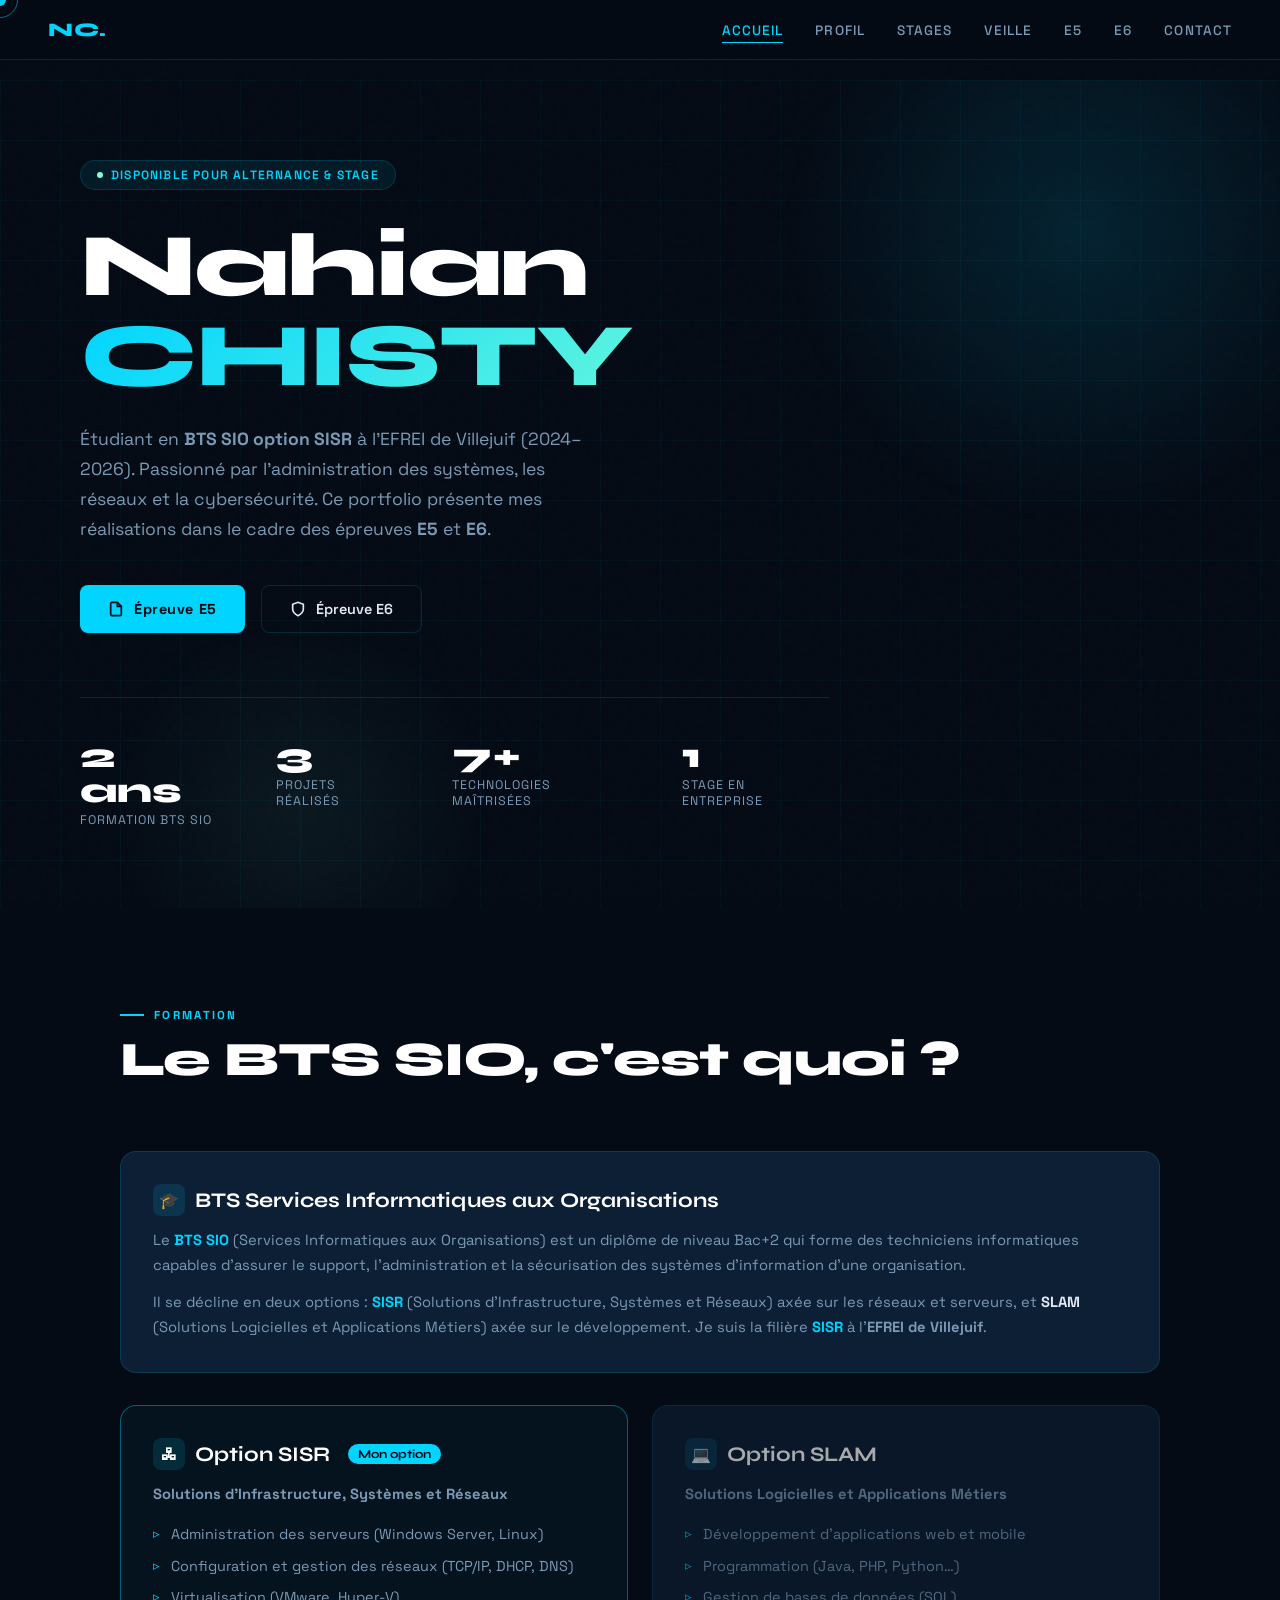
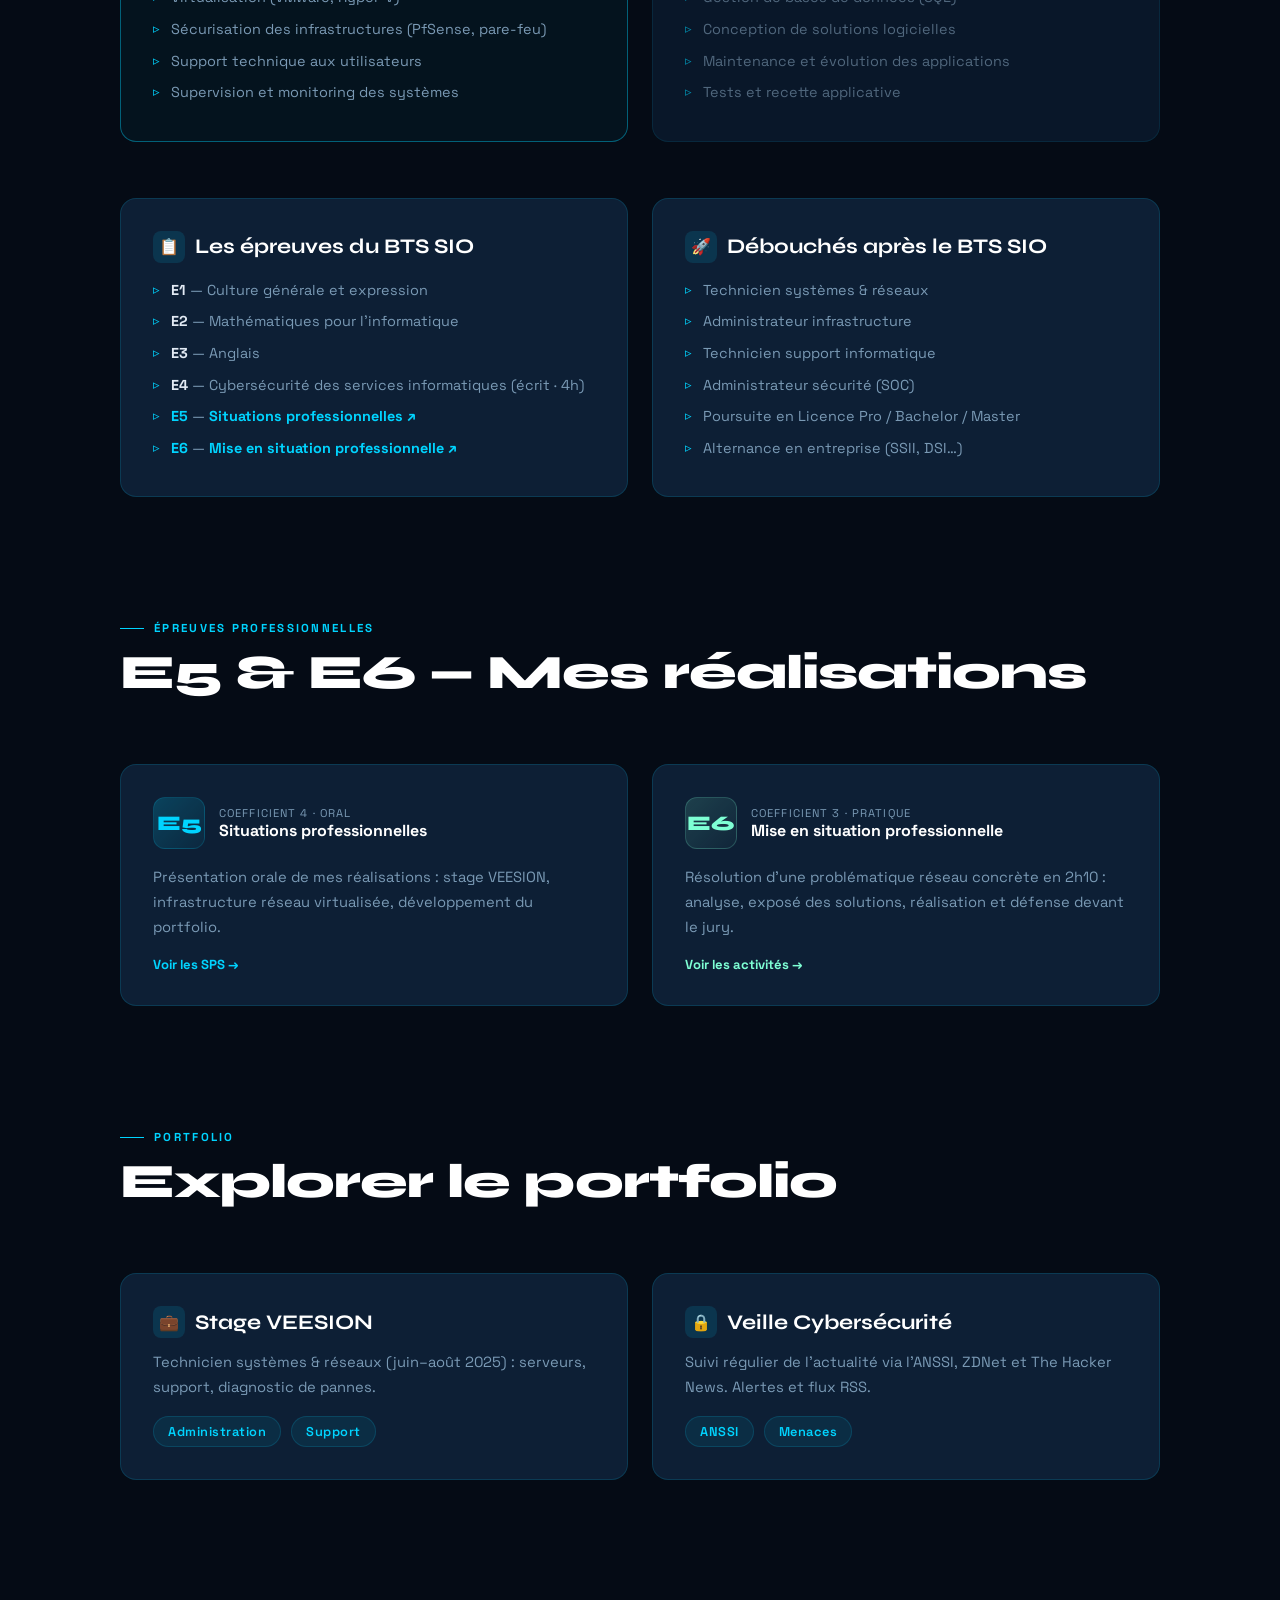
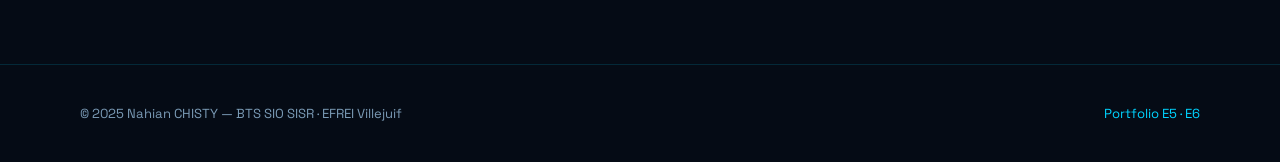
<file: index.html>
<!DOCTYPE html>
<html lang="fr">
<head>
<meta charset="UTF-8">
<meta name="viewport" content="width=device-width, initial-scale=1.0">
<title>Nahian CHISTY — Portfolio BTS SIO SISR</title>
<link rel="stylesheet" href="style.css">
</head>
<body>

<div class="cursor"></div>
<div class="cursor-ring"></div>

<nav>
  <a href="index.html" class="nav-logo">NC.</a>
    <ul class="nav-links">
    <li><a href="index.html">Accueil</a></li>
    <li><a href="profil.html">Profil</a></li>
    <li><a href="stages.html">Stages</a></li>
    <li><a href="veille.html">Veille</a></li>
    <li><a href="e5.html">E5</a></li>
    <li><a href="e6.html">E6</a></li>
    <li><a href="contact.html">Contact</a></li>
  </ul>
</nav>

<main class="page">

  <section class="hero">
    <div class="hero-grid-bg"></div>
    <div class="hero-glow"></div>
    <div class="hero-glow2"></div>
    <div class="hero-content">
      <div class="hero-badge"><span class="dot"></span>Disponible pour alternance &amp; stage</div>
      <h1 class="hero-title">Nahian<span>CHISTY</span></h1>
      <p class="hero-subtitle">Étudiant en <strong>BTS SIO option SISR</strong> à l'EFREI de Villejuif (2024–2026). Passionné par l'administration des systèmes, les réseaux et la cybersécurité. Ce portfolio présente mes réalisations dans le cadre des épreuves <strong>E5</strong> et <strong>E6</strong>.</p>
      <div class="hero-cta">
        <a href="e5.html" class="btn-primary">
          <svg width="16" height="16" viewBox="0 0 24 24" fill="none" stroke="currentColor" stroke-width="2.5"><path d="M14 2H6a2 2 0 0 0-2 2v16a2 2 0 0 0 2 2h12a2 2 0 0 0 2-2V8z"/><polyline points="14 2 14 8 20 8"/></svg>
          Épreuve E5
        </a>
        <a href="e6.html" class="btn-secondary">
          <svg width="16" height="16" viewBox="0 0 24 24" fill="none" stroke="currentColor" stroke-width="2.5"><path d="M12 22s8-4 8-10V5l-8-3-8 3v7c0 6 8 10 8 10z"/></svg>
          Épreuve E6
        </a>
      </div>
      <div class="hero-stats">
        <div class="stat-item"><span class="stat-number" data-target="2" data-suffix=" ans">0</span><span class="stat-label">Formation BTS SIO</span></div>
        <div class="stat-item"><span class="stat-number" data-target="3" data-suffix="">0</span><span class="stat-label">Projets réalisés</span></div>
        <div class="stat-item"><span class="stat-number" data-target="7" data-suffix="+">0</span><span class="stat-label">Technologies maîtrisées</span></div>
        <div class="stat-item"><span class="stat-number" data-target="1" data-suffix="">0</span><span class="stat-label">Stage en entreprise</span></div>
      </div>
    </div>
  </section>

  <section class="section">
    <div class="section-header">
      <div class="section-tag">Formation</div>
      <h2 class="section-title">Le BTS SIO, c'est quoi ?</h2>
    </div>

    <div class="card reveal" style="margin-bottom:32px;">
      <div class="card-accent"></div>
      <h2><span class="icon">🎓</span> BTS Services Informatiques aux Organisations</h2>
      <p>Le <strong style="color:var(--accent)">BTS SIO</strong> (Services Informatiques aux Organisations) est un diplôme de niveau Bac+2 qui forme des techniciens informatiques capables d'assurer le support, l'administration et la sécurisation des systèmes d'information d'une organisation.</p>
      <p style="margin-top:12px;">Il se décline en deux options : <strong style="color:var(--accent)">SISR</strong> (Solutions d'Infrastructure, Systèmes et Réseaux) axée sur les réseaux et serveurs, et <strong style="color:var(--text)">SLAM</strong> (Solutions Logicielles et Applications Métiers) axée sur le développement. Je suis la filière <strong style="color:var(--accent)">SISR</strong> à l'<strong>EFREI de Villejuif</strong>.</p>
    </div>

    <div class="card-grid" style="margin-bottom:32px;">
      <div class="card reveal" style="border-color:rgba(0,212,255,0.4);background:rgba(0,212,255,0.04);">
        <div class="card-accent"></div>
        <h2><span class="icon">🖧</span> Option SISR <span style="font-size:0.75rem;background:var(--accent);color:var(--bg);padding:3px 10px;border-radius:100px;margin-left:8px;font-weight:700;">Mon option</span></h2>
        <p><strong>Solutions d'Infrastructure, Systèmes et Réseaux</strong></p>
        <ul style="margin-top:12px;">
          <li>Administration des serveurs (Windows Server, Linux)</li>
          <li>Configuration et gestion des réseaux (TCP/IP, DHCP, DNS)</li>
          <li>Virtualisation (VMware, Hyper-V)</li>
          <li>Sécurisation des infrastructures (PfSense, pare-feu)</li>
          <li>Support technique aux utilisateurs</li>
          <li>Supervision et monitoring des systèmes</li>
        </ul>
      </div>
      <div class="card reveal" style="opacity:0.65;">
        <h2><span class="icon">💻</span> Option SLAM</h2>
        <p><strong>Solutions Logicielles et Applications Métiers</strong></p>
        <ul style="margin-top:12px;">
          <li>Développement d'applications web et mobile</li>
          <li>Programmation (Java, PHP, Python…)</li>
          <li>Gestion de bases de données (SQL)</li>
          <li>Conception de solutions logicielles</li>
          <li>Maintenance et évolution des applications</li>
          <li>Tests et recette applicative</li>
        </ul>
      </div>
    </div>

    <div class="card-grid">
      <div class="card reveal">
        <div class="card-accent"></div>
        <h2><span class="icon">📋</span> Les épreuves du BTS SIO</h2>
        <ul>
          <li><strong style="color:var(--text);">E1</strong> — Culture générale et expression</li>
          <li><strong style="color:var(--text);">E2</strong> — Mathématiques pour l'informatique</li>
          <li><strong style="color:var(--text);">E3</strong> — Anglais</li>
          <li><strong style="color:var(--text);">E4</strong> — Cybersécurité des services informatiques (écrit · 4h)</li>
          <li><strong style="color:var(--accent);">E5</strong> — <a href="e5.html" style="color:var(--accent);text-decoration:none;font-weight:700;">Situations professionnelles ↗</a></li>
          <li><strong style="color:var(--accent);">E6</strong> — <a href="e6.html" style="color:var(--accent);text-decoration:none;font-weight:700;">Mise en situation professionnelle ↗</a></li>
        </ul>
      </div>
      <div class="card reveal">
        <div class="card-accent"></div>
        <h2><span class="icon">🚀</span> Débouchés après le BTS SIO</h2>
        <ul>
          <li>Technicien systèmes &amp; réseaux</li>
          <li>Administrateur infrastructure</li>
          <li>Technicien support informatique</li>
          <li>Administrateur sécurité (SOC)</li>
          <li>Poursuite en Licence Pro / Bachelor / Master</li>
          <li>Alternance en entreprise (SSII, DSI…)</li>
        </ul>
      </div>
    </div>
  </section>

  <section class="section" style="padding-top:0;">
    <div class="section-header">
      <div class="section-tag">Épreuves professionnelles</div>
      <h2 class="section-title">E5 &amp; E6 — Mes réalisations</h2>
    </div>
    <div class="card-grid">
      <a href="e5.html" class="card" style="text-decoration:none;">
        <div class="card-accent"></div>
        <div style="display:flex;align-items:center;gap:14px;margin-bottom:16px;">
          <div style="width:52px;height:52px;border-radius:12px;background:linear-gradient(135deg,rgba(0,212,255,0.2),rgba(0,212,255,0.05));border:1px solid var(--border);display:flex;align-items:center;justify-content:center;font-family:'Syne',sans-serif;font-weight:800;font-size:1.3rem;color:var(--accent);">E5</div>
          <div><div style="font-size:0.7rem;color:var(--muted);text-transform:uppercase;letter-spacing:0.1em;">Coefficient 4 · Oral</div><div style="font-size:1rem;font-weight:700;color:#fff;">Situations professionnelles</div></div>
        </div>
        <p>Présentation orale de mes réalisations : stage VEESION, infrastructure réseau virtualisée, développement du portfolio.</p>
        <div style="margin-top:16px;color:var(--accent);font-size:0.82rem;font-weight:700;">Voir les SPS →</div>
      </a>
      <a href="e6.html" class="card" style="text-decoration:none;">
        <div class="card-accent"></div>
        <div style="display:flex;align-items:center;gap:14px;margin-bottom:16px;">
          <div style="width:52px;height:52px;border-radius:12px;background:linear-gradient(135deg,rgba(126,255,212,0.15),rgba(126,255,212,0.03));border:1px solid rgba(126,255,212,0.2);display:flex;align-items:center;justify-content:center;font-family:'Syne',sans-serif;font-weight:800;font-size:1.3rem;color:var(--accent3);">E6</div>
          <div><div style="font-size:0.7rem;color:var(--muted);text-transform:uppercase;letter-spacing:0.1em;">Coefficient 3 · Pratique</div><div style="font-size:1rem;font-weight:700;color:#fff;">Mise en situation professionnelle</div></div>
        </div>
        <p>Résolution d'une problématique réseau concrète en 2h10 : analyse, exposé des solutions, réalisation et défense devant le jury.</p>
        <div style="margin-top:16px;color:var(--accent3);font-size:0.82rem;font-weight:700;">Voir les activités →</div>
      </a>
    </div>
  </section>

  <section class="section" style="padding-top:0;">
    <div class="section-header">
      <div class="section-tag">Portfolio</div>
      <h2 class="section-title">Explorer le portfolio</h2>
    </div>
    <div class="card-grid">

      <a href="stages.html" class="card" style="text-decoration:none;">
        <div class="card-accent"></div>
        <h2><span class="icon">💼</span> Stage VEESION</h2>
        <p>Technicien systèmes &amp; réseaux (juin–août 2025) : serveurs, support, diagnostic de pannes.</p>
        <div class="skill-tags" style="margin-top:16px;"><span class="tag">Administration</span><span class="tag">Support</span></div>
      </a>
      <a href="veille.html" class="card" style="text-decoration:none;">
        <div class="card-accent"></div>
        <h2><span class="icon">🔒</span> Veille Cybersécurité</h2>
        <p>Suivi régulier de l'actualité via l'ANSSI, ZDNet et The Hacker News. Alertes et flux RSS.</p>
        <div class="skill-tags" style="margin-top:16px;"><span class="tag">ANSSI</span><span class="tag">Menaces</span></div>
      </a>
    </div>
  </section>

</main>

<footer>
  <span>© 2025 Nahian CHISTY — BTS SIO SISR · EFREI Villejuif</span>
  <span style="color:var(--accent)">Portfolio E5 · E6</span>
</footer>

<script src="script.js"></script>
</body>
</html>
</file>
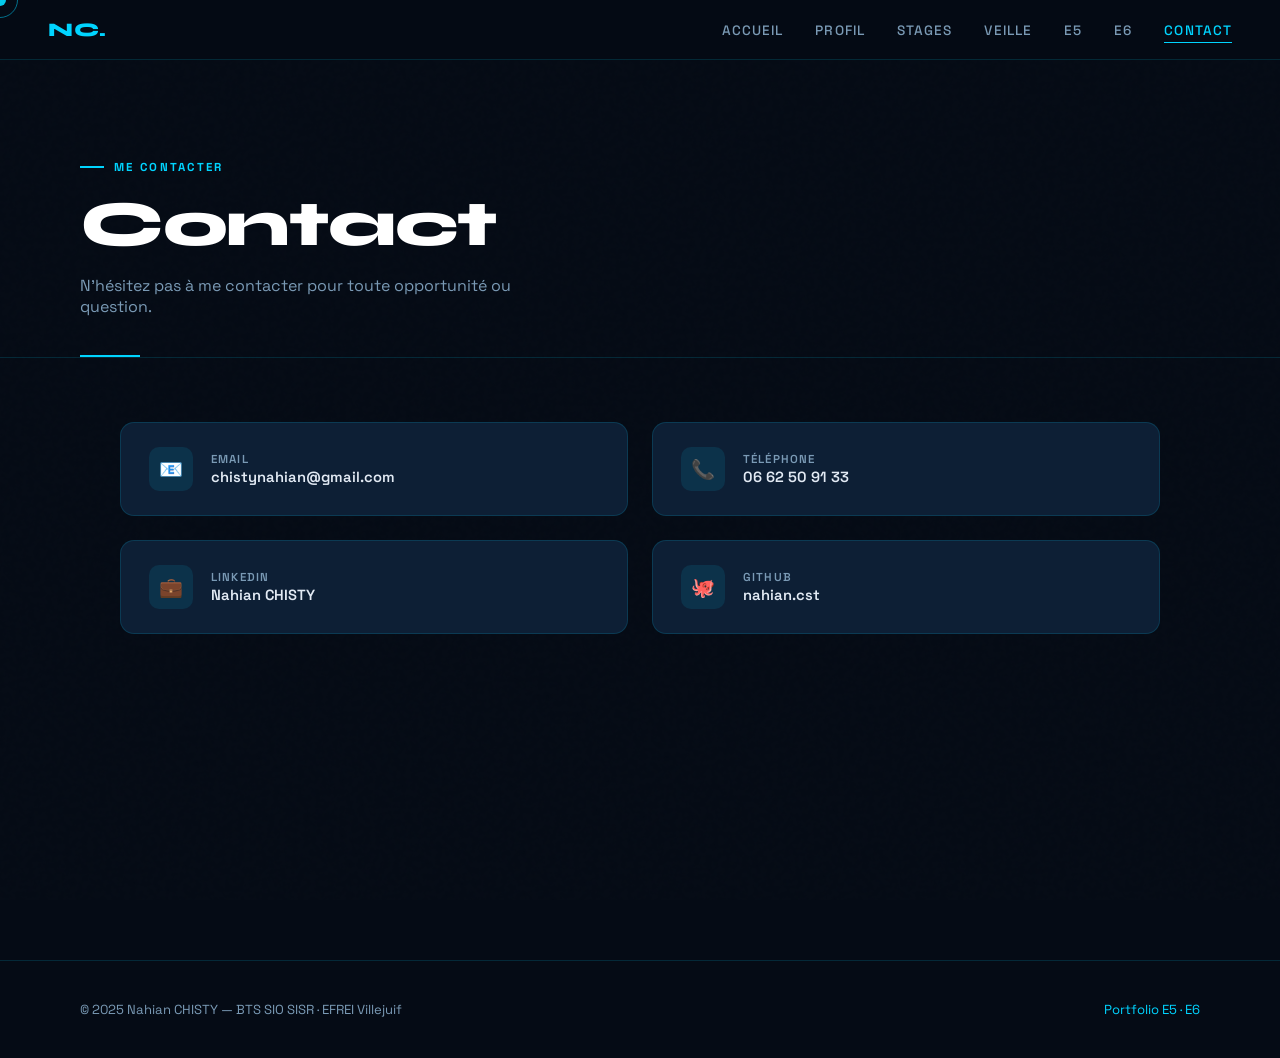
<file: contact.html>
<!DOCTYPE html>
<html lang="fr">
<head>
<meta charset="UTF-8">
<meta name="viewport" content="width=device-width, initial-scale=1.0">
<title>Contact — Nahian CHISTY</title>
<link rel="stylesheet" href="style.css">
</head>
<body>

<div class="cursor"></div>
<div class="cursor-ring"></div>

<nav>
  <a href="index.html" class="nav-logo">NC.</a>
  <ul class="nav-links">
    <li><a href="index.html">Accueil</a></li>
    <li><a href="profil.html">Profil</a></li>
    <li><a href="stages.html">Stages</a></li>
    <li><a href="veille.html">Veille</a></li>
    <li><a href="e5.html">E5</a></li>
    <li><a href="e6.html">E6</a></li>
    <li><a href="contact.html">Contact</a></li>
  </ul>
</nav>

<main class="page">
  <div class="page-header">
    <div class="section-tag">Me contacter</div>
    <h1>Contact</h1>
    <p>N'hésitez pas à me contacter pour toute opportunité ou question.</p>
  </div>

  <div class="section" style="padding-top:0;">

    <div class="contact-grid reveal">

      <a href="mailto:chistynahian@gmail.com" class="contact-item">
        <div class="contact-icon">📧</div>
        <div class="contact-info">
          <span class="contact-label">Email</span>
          <span class="contact-value">chistynahian@gmail.com</span>
        </div>
      </a>

      <a href="tel:0662509133" class="contact-item">
        <div class="contact-icon">📞</div>
        <div class="contact-info">
          <span class="contact-label">Téléphone</span>
          <span class="contact-value">06 62 50 91 33</span>
        </div>
      </a>

      <a href="https://www.linkedin.com/in/nahian-chisty" target="_blank" class="contact-item">
        <div class="contact-icon">💼</div>
        <div class="contact-info">
          <span class="contact-label">LinkedIn</span>
          <span class="contact-value">Nahian CHISTY</span>
        </div>
      </a>

      <a href="https://github.com/nahiancst" target="_blank" class="contact-item">
        <div class="contact-icon">🐙</div>
        <div class="contact-info">
          <span class="contact-label">GitHub</span>
          <span class="contact-value">nahian.cst</span>
        </div>
      </a>

    </div>

  </div>
</main>

<footer>
  <span>© 2025 Nahian CHISTY — BTS SIO SISR · EFREI Villejuif</span>
  <span style="color:var(--accent)">Portfolio E5 · E6</span>
</footer>

<script src="script.js"></script>
</body>
</html>
</file>
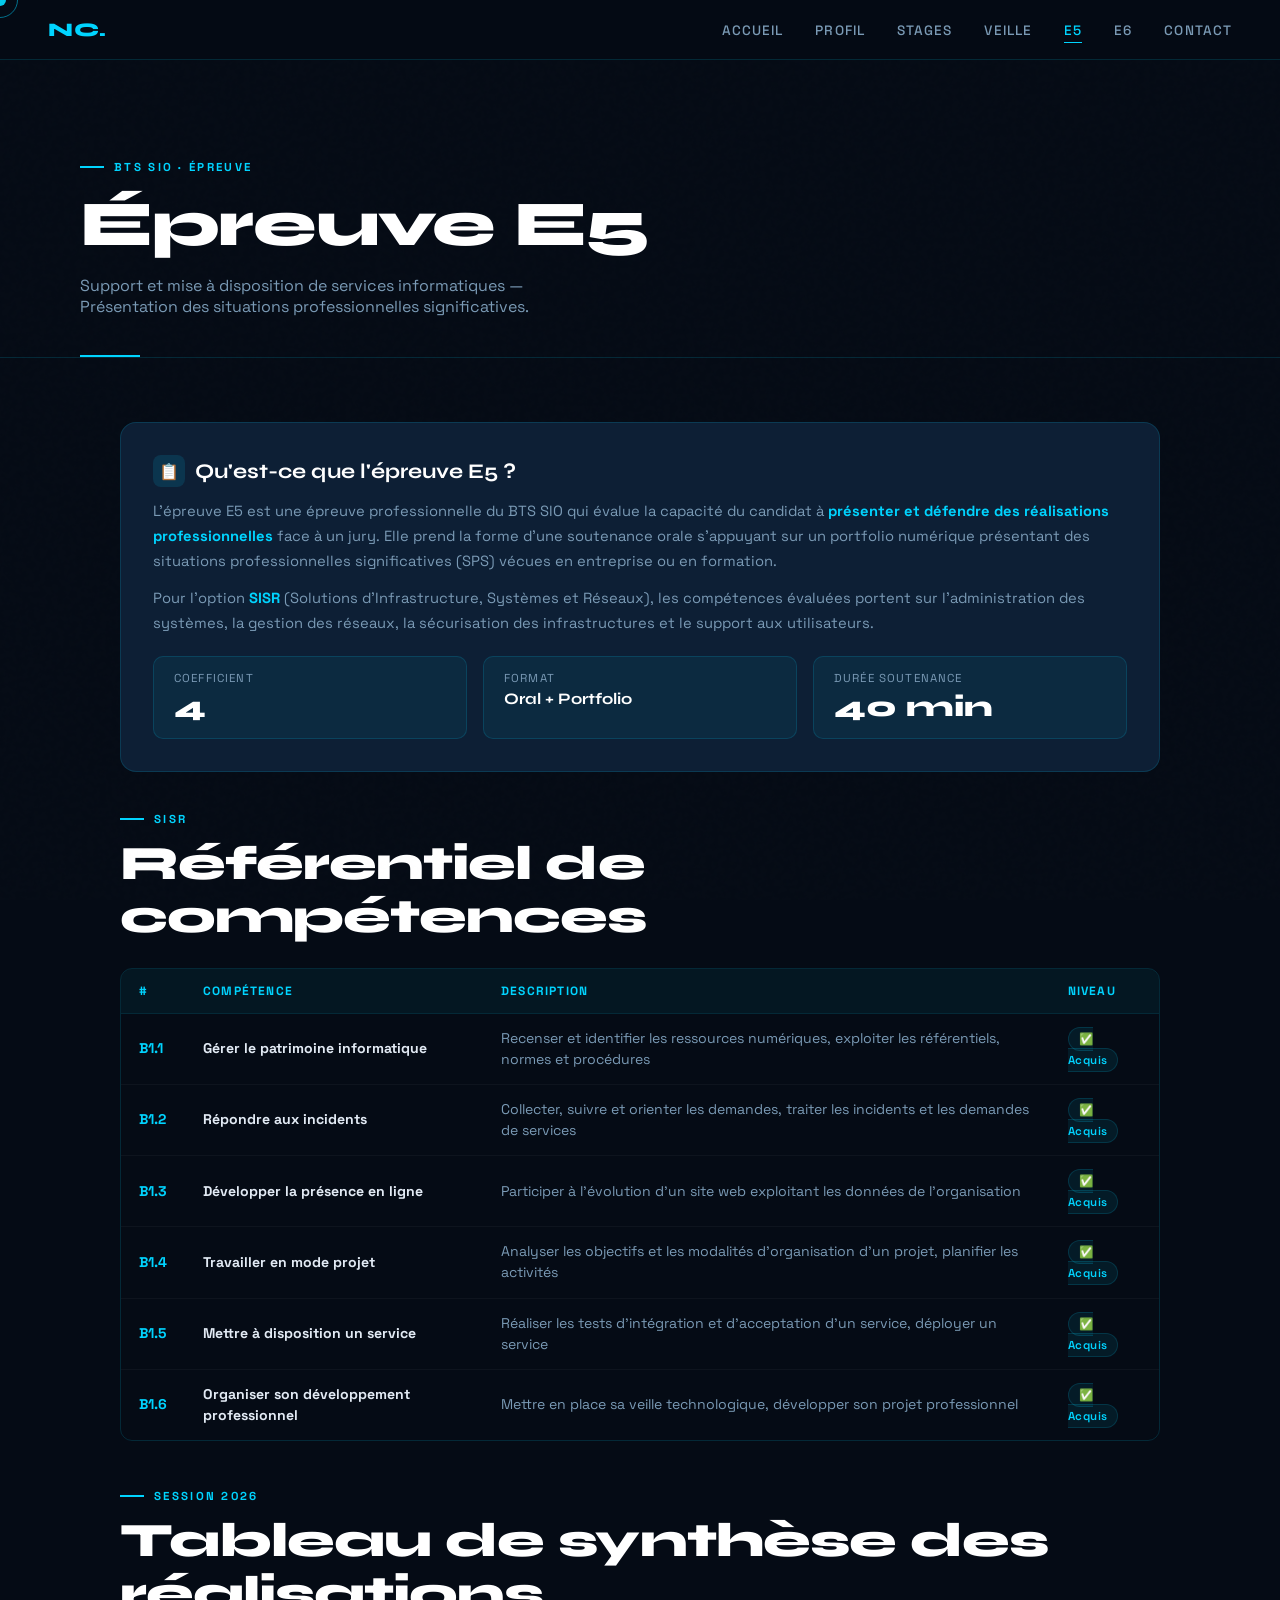
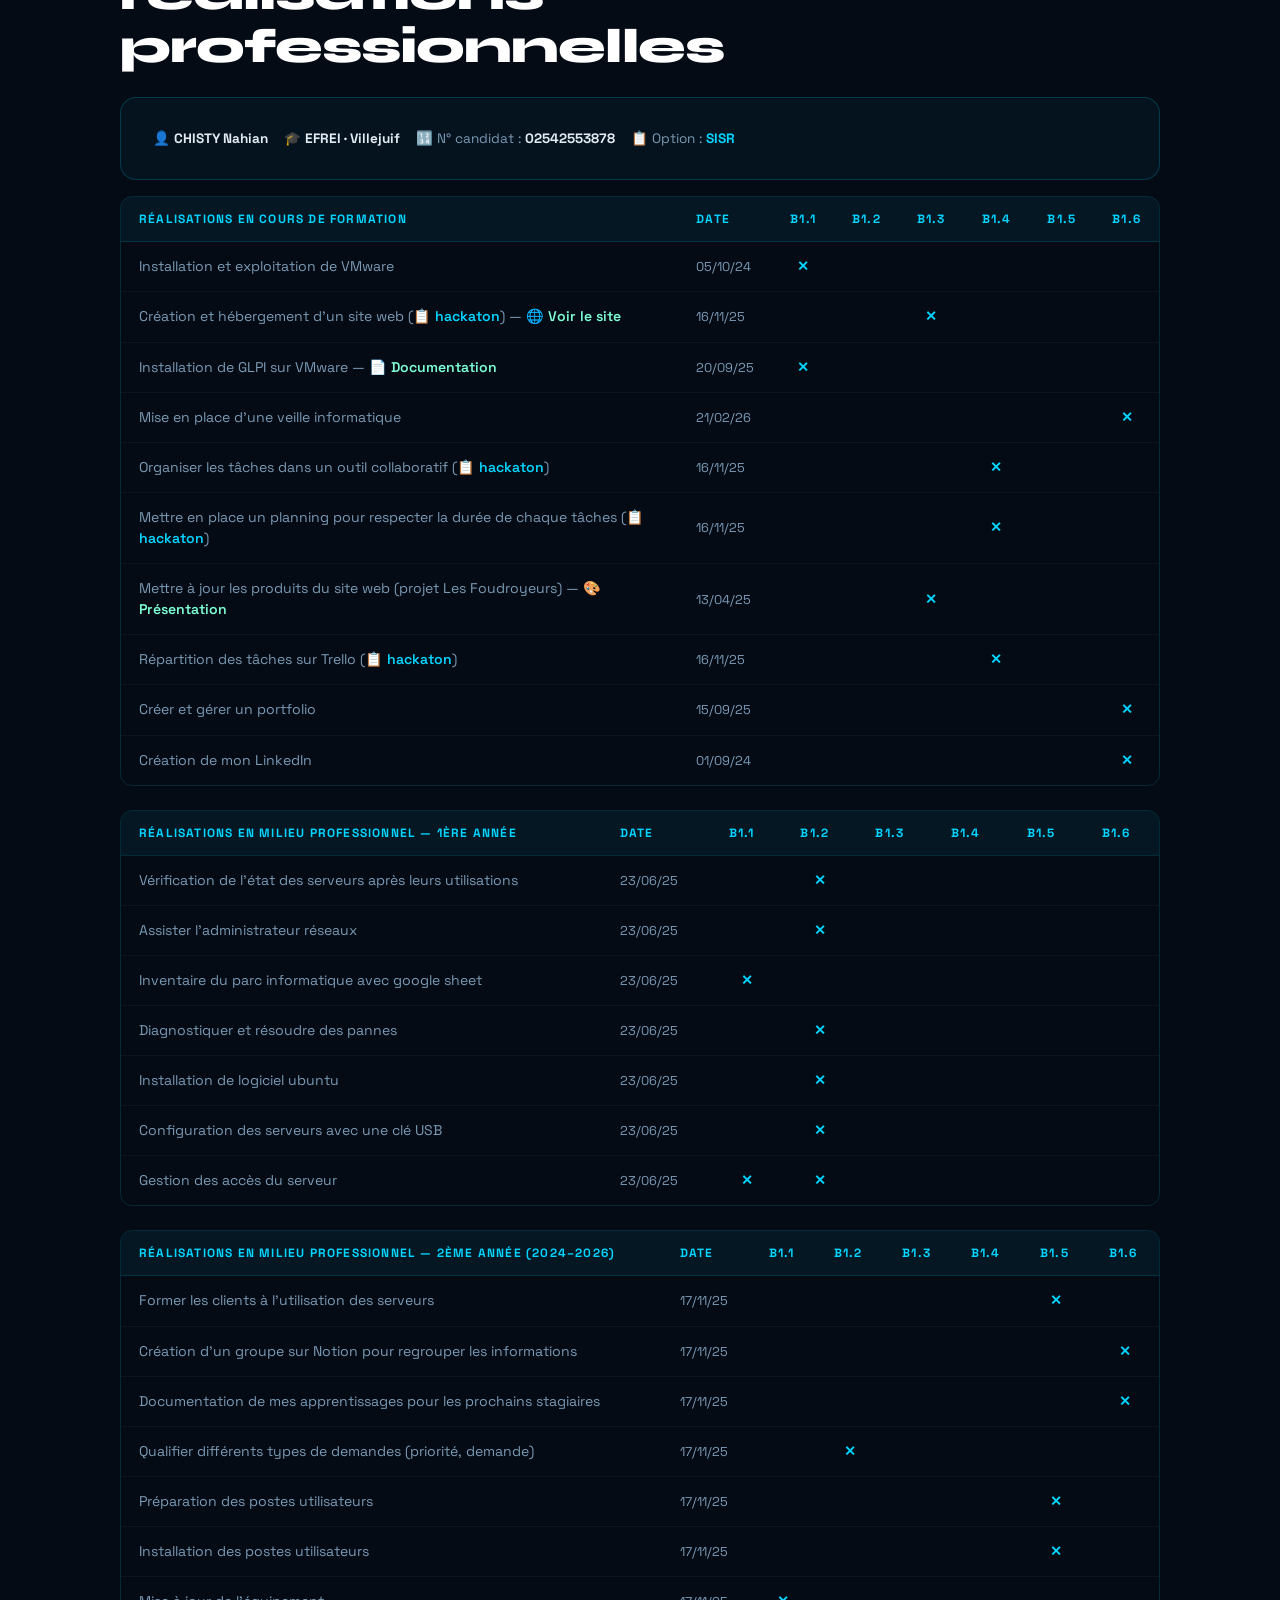
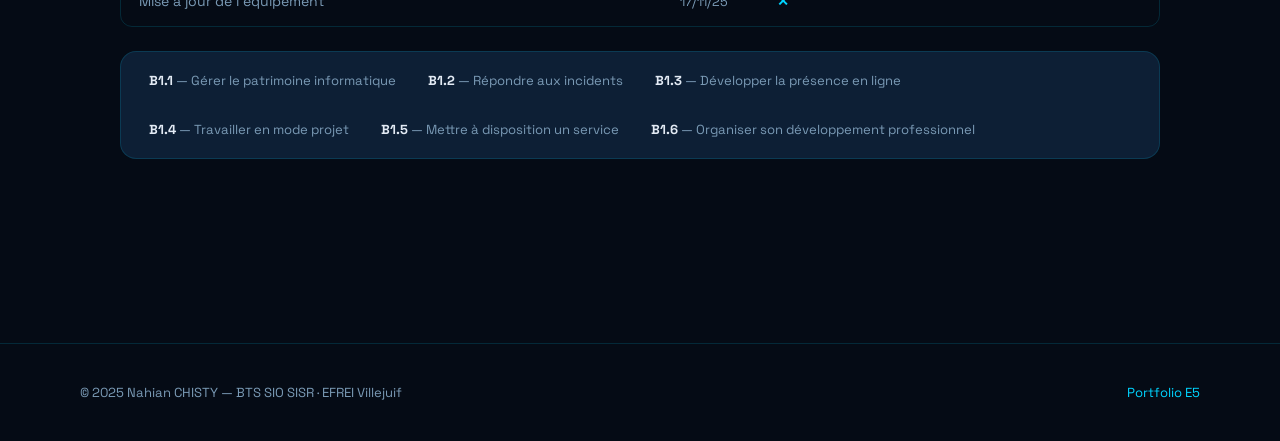
<file: e5.html>
<!DOCTYPE html>
<html lang="fr">
<head>
<meta charset="UTF-8">
<meta name="viewport" content="width=device-width, initial-scale=1.0">
<title>Épreuve E5 — Nahian CHISTY</title>
<link rel="stylesheet" href="style.css">
</head>
<body>

<div class="cursor"></div>
<div class="cursor-ring"></div>

<nav>
  <a href="index.html" class="nav-logo">NC.</a>
    <ul class="nav-links">
    <li><a href="index.html">Accueil</a></li>
    <li><a href="profil.html">Profil</a></li>
    <li><a href="stages.html">Stages</a></li>
    <li><a href="veille.html">Veille</a></li>
    <li><a href="e5.html">E5</a></li>
    <li><a href="e6.html">E6</a></li>
    <li><a href="contact.html">Contact</a></li>
  </ul>
</nav>

<main class="page">
  <div class="page-header">
    <div class="section-tag">BTS SIO · Épreuve</div>
    <h1>Épreuve E5</h1>
    <p>Support et mise à disposition de services informatiques — Présentation des situations professionnelles significatives.</p>
  </div>

  <div class="section" style="padding-top:0;">

    <!-- Définition de l'épreuve -->
    <div class="card reveal" style="margin-bottom:40px;">
      <div class="card-accent"></div>
      <h2><span class="icon">📋</span> Qu'est-ce que l'épreuve E5 ?</h2>
      <p>
        L'épreuve E5 est une épreuve professionnelle du BTS SIO qui évalue la capacité du candidat à
        <strong style="color:var(--accent)">présenter et défendre des réalisations professionnelles</strong> face à un jury.
        Elle prend la forme d'une soutenance orale s'appuyant sur un portfolio numérique présentant des situations
        professionnelles significatives (SPS) vécues en entreprise ou en formation.
      </p>
      <p style="margin-top:12px;">
        Pour l'option <strong style="color:var(--accent)">SISR</strong> (Solutions d'Infrastructure, Systèmes et Réseaux),
        les compétences évaluées portent sur l'administration des systèmes, la gestion des réseaux, la sécurisation
        des infrastructures et le support aux utilisateurs.
      </p>
      <div style="display:flex;gap:16px;margin-top:20px;flex-wrap:wrap;">
        <div style="background:rgba(0,212,255,0.06);border:1px solid var(--border);border-radius:10px;padding:14px 20px;flex:1;min-width:160px;">
          <div style="font-size:0.72rem;color:var(--muted);text-transform:uppercase;letter-spacing:0.1em;margin-bottom:4px;">Coefficient</div>
          <div style="font-size:1.8rem;font-family:'Syne',sans-serif;font-weight:800;color:#fff;">4</div>
        </div>
        <div style="background:rgba(0,212,255,0.06);border:1px solid var(--border);border-radius:10px;padding:14px 20px;flex:1;min-width:160px;">
          <div style="font-size:0.72rem;color:var(--muted);text-transform:uppercase;letter-spacing:0.1em;margin-bottom:4px;">Format</div>
          <div style="font-size:1rem;font-family:'Syne',sans-serif;font-weight:700;color:#fff;">Oral + Portfolio</div>
        </div>
        <div style="background:rgba(0,212,255,0.06);border:1px solid var(--border);border-radius:10px;padding:14px 20px;flex:1;min-width:160px;">
          <div style="font-size:0.72rem;color:var(--muted);text-transform:uppercase;letter-spacing:0.1em;margin-bottom:4px;">Durée soutenance</div>
          <div style="font-size:1.8rem;font-family:'Syne',sans-serif;font-weight:800;color:#fff;">40 min</div>
        </div>
      </div>
    </div>

    <!-- Tableau des compétences SISR -->
    <div style="margin-bottom:48px;">
      <div class="section-header" style="margin-bottom:24px;">
        <div class="section-tag">SISR</div>
        <h2 class="section-title">Référentiel de compétences</h2>
      </div>

      <div class="table-wrapper reveal">
        <table>
          <thead>
            <tr>
              <th>#</th>
              <th>Compétence</th>
              <th>Description</th>
              <th>Niveau</th>
            </tr>
          </thead>
          <tbody>
            <tr>
              <td style="color:var(--accent);font-weight:700;">B1.1</td>
              <td><strong style="color:var(--text)">Gérer le patrimoine informatique</strong></td>
              <td>Recenser et identifier les ressources numériques, exploiter les référentiels, normes et procédures</td>
              <td><span class="tag" style="font-size:0.72rem;padding:4px 10px;">✅ Acquis</span></td>
            </tr>
            <tr>
              <td style="color:var(--accent);font-weight:700;">B1.2</td>
              <td><strong style="color:var(--text)">Répondre aux incidents</strong></td>
              <td>Collecter, suivre et orienter les demandes, traiter les incidents et les demandes de services</td>
              <td><span class="tag" style="font-size:0.72rem;padding:4px 10px;">✅ Acquis</span></td>
            </tr>
            <tr>
              <td style="color:var(--accent);font-weight:700;">B1.3</td>
              <td><strong style="color:var(--text)">Développer la présence en ligne</strong></td>
              <td>Participer à l'évolution d'un site web exploitant les données de l'organisation</td>
              <td><span class="tag" style="font-size:0.72rem;padding:4px 10px;">✅ Acquis</span></td>
            </tr>
            <tr>
              <td style="color:var(--accent);font-weight:700;">B1.4</td>
              <td><strong style="color:var(--text)">Travailler en mode projet</strong></td>
              <td>Analyser les objectifs et les modalités d'organisation d'un projet, planifier les activités</td>
              <td><span class="tag" style="font-size:0.72rem;padding:4px 10px;">✅ Acquis</span></td>
            </tr>
            <tr>
              <td style="color:var(--accent);font-weight:700;">B1.5</td>
              <td><strong style="color:var(--text)">Mettre à disposition un service</strong></td>
              <td>Réaliser les tests d'intégration et d'acceptation d'un service, déployer un service</td>
              <td><span class="tag" style="font-size:0.72rem;padding:4px 10px;">✅ Acquis</span></td>
            </tr>
            <tr>
              <td style="color:var(--accent);font-weight:700;">B1.6</td>
              <td><strong style="color:var(--text)">Organiser son développement professionnel</strong></td>
              <td>Mettre en place sa veille technologique, développer son projet professionnel</td>
              <td><span class="tag" style="font-size:0.72rem;padding:4px 10px;">✅ Acquis</span></td>
            </tr>
          </tbody>
        </table>
      </div>
    </div>

    <!-- Tableau de synthèse -->
    <div>
      <div class="section-header" style="margin-bottom:24px;">
        <div class="section-tag">Session 2026</div>
        <h2 class="section-title">Tableau de synthèse des réalisations professionnelles</h2>
      </div>

      <div class="card reveal" style="margin-bottom:16px;background:rgba(0,212,255,0.04);border-color:rgba(0,212,255,0.2);">
        <div style="display:flex;gap:16px;flex-wrap:wrap;font-size:0.85rem;color:var(--muted);">
          <span>👤 <strong style="color:var(--text)">CHISTY Nahian</strong></span>
          <span>🎓 <strong style="color:var(--text)">EFREI · Villejuif</strong></span>
          <span>🔢 N° candidat : <strong style="color:var(--text)">02542553878</strong></span>
          <span>📋 Option : <strong style="color:var(--accent)">SISR</strong></span>
        </div>
      </div>

      <!-- Réalisation en cours de formation -->
      <div class="table-wrapper reveal" style="margin-bottom:24px;">
        <table>
          <thead>
            <tr>
              <th>Réalisations en cours de formation</th>
              <th style="min-width:60px;">Date</th>
              <th title="Gérer le patrimoine informatique">B1.1</th>
              <th title="Répondre aux incidents">B1.2</th>
              <th title="Développer la présence en ligne">B1.3</th>
              <th title="Travailler en mode projet">B1.4</th>
              <th title="Mettre à disposition un service">B1.5</th>
              <th title="Organiser son développement professionnel">B1.6</th>
            </tr>
          </thead>
          <tbody>
            <tr>
              <td>Installation et exploitation de VMware</td>
              <td style="color:var(--muted);font-size:0.8rem;">05/10/24</td>
              <td style="text-align:center;color:var(--accent);font-weight:700;">✕</td>
              <td></td><td></td><td></td><td></td><td></td>
            </tr>
            <tr>
              <td>Création et hébergement d'un site web (<a href="https://trello.com/b/AIe6GaWF/hackaton" target="_blank" rel="noopener noreferrer" style="color:var(--accent);font-weight:600;text-decoration:none;">📋 hackaton</a>) — <a href="https://chistynahian.wixsite.com/portfolio" target="_blank" rel="noopener noreferrer" style="color:var(--accent3);font-weight:600;text-decoration:none;">🌐 Voir le site</a></td>
              <td style="color:var(--muted);font-size:0.8rem;">16/11/25</td>
              <td></td><td></td>
              <td style="text-align:center;color:var(--accent);font-weight:700;">✕</td>
              <td></td><td></td><td></td>
            </tr>
            <tr>
              <td>Installation de GLPI sur VMware — <a href="installation_glpi.pdf" target="_blank" rel="noopener noreferrer" style="color:var(--accent3);font-weight:600;text-decoration:none;">📄 Documentation</a></td>
              <td style="color:var(--muted);font-size:0.8rem;">20/09/25</td>
              <td style="text-align:center;color:var(--accent);font-weight:700;">✕</td>
              <td></td><td></td><td></td><td></td><td></td>
            </tr>
            <tr>
              <td>Mise en place d'une veille informatique</td>
              <td style="color:var(--muted);font-size:0.8rem;">21/02/26</td>
              <td></td><td></td><td></td><td></td><td></td>
              <td style="text-align:center;color:var(--accent);font-weight:700;">✕</td>
            </tr>
            <tr>
              <td>Organiser les tâches dans un outil collaboratif (<a href="https://trello.com/b/AIe6GaWF/hackaton" target="_blank" rel="noopener noreferrer" style="color:var(--accent);font-weight:600;text-decoration:none;">📋 hackaton</a>)</td>
              <td style="color:var(--muted);font-size:0.8rem;">16/11/25</td>
              <td></td><td></td><td></td>
              <td style="text-align:center;color:var(--accent);font-weight:700;">✕</td>
              <td></td><td></td>
            </tr>
            <tr>
              <td>Mettre en place un planning pour respecter la durée de chaque tâches (<a href="https://trello.com/b/AIe6GaWF/hackaton" target="_blank" rel="noopener noreferrer" style="color:var(--accent);font-weight:600;text-decoration:none;">📋 hackaton</a>)</td>
              <td style="color:var(--muted);font-size:0.8rem;">16/11/25</td>
              <td></td><td></td><td></td>
              <td style="text-align:center;color:var(--accent);font-weight:700;">✕</td>
              <td></td><td></td>
            </tr>
            <tr>
              <td>Mettre à jour les produits du site web (projet Les Foudroyeurs) — <a href="https://www.canva.com/design/DAGjm2DtmuM/Dkc71FJEIeStnJw81yyfUw/edit" target="_blank" rel="noopener noreferrer" style="color:var(--accent3);font-weight:600;text-decoration:none;">🎨 Présentation</a></td>
              <td style="color:var(--muted);font-size:0.8rem;">13/04/25</td>
              <td></td><td></td>
              <td style="text-align:center;color:var(--accent);font-weight:700;">✕</td>
              <td></td><td></td><td></td>
            </tr>
            <tr>
              <td>Répartition des tâches sur Trello (<a href="https://trello.com/b/AIe6GaWF/hackaton" target="_blank" rel="noopener noreferrer" style="color:var(--accent);font-weight:600;text-decoration:none;">📋 hackaton</a>)</td>
              <td style="color:var(--muted);font-size:0.8rem;">16/11/25</td>
              <td></td><td></td><td></td>
              <td style="text-align:center;color:var(--accent);font-weight:700;">✕</td>
              <td></td><td></td>
            </tr>
            <tr>
              <td>Créer et gérer un portfolio</td>
              <td style="color:var(--muted);font-size:0.8rem;">15/09/25</td>
              <td></td><td></td><td></td><td></td><td></td>
              <td style="text-align:center;color:var(--accent);font-weight:700;">✕</td>
            </tr>
            <tr>
              <td>Création de mon LinkedIn</td>
              <td style="color:var(--muted);font-size:0.8rem;">01/09/24</td>
              <td></td><td></td><td></td><td></td><td></td>
              <td style="text-align:center;color:var(--accent);font-weight:700;">✕</td>
            </tr>
          </tbody>
        </table>
      </div>

      <!-- Réalisations 1ère année -->
      <div class="table-wrapper reveal" style="margin-bottom:24px;">
        <table>
          <thead>
            <tr>
              <th>Réalisations en milieu professionnel — 1ère année</th>
              <th style="min-width:60px;">Date</th>
              <th>B1.1</th>
              <th>B1.2</th>
              <th>B1.3</th>
              <th>B1.4</th>
              <th>B1.5</th>
              <th>B1.6</th>
            </tr>
          </thead>
          <tbody>
            <tr>
              <td>Vérification de l'état des serveurs après leurs utilisations</td>
              <td style="color:var(--muted);font-size:0.8rem;">23/06/25</td>
              <td></td>
              <td style="text-align:center;color:var(--accent);font-weight:700;">✕</td>
              <td></td><td></td><td></td><td></td>
            </tr>
            <tr>
              <td>Assister l'administrateur réseaux</td>
              <td style="color:var(--muted);font-size:0.8rem;">23/06/25</td>
              <td></td>
              <td style="text-align:center;color:var(--accent);font-weight:700;">✕</td>
              <td></td><td></td><td></td><td></td>
            </tr>
            <tr>
              <td>Inventaire du parc informatique avec google sheet</td>
              <td style="color:var(--muted);font-size:0.8rem;">23/06/25</td>
              <td style="text-align:center;color:var(--accent);font-weight:700;">✕</td>
              <td></td><td></td><td></td><td></td><td></td>
            </tr>
            <tr>
              <td>Diagnostiquer et résoudre des pannes</td>
              <td style="color:var(--muted);font-size:0.8rem;">23/06/25</td>
              <td></td>
              <td style="text-align:center;color:var(--accent);font-weight:700;">✕</td>
              <td></td><td></td><td></td><td></td>
            </tr>
            <tr>
              <td>Installation de logiciel ubuntu</td>
              <td style="color:var(--muted);font-size:0.8rem;">23/06/25</td>
              <td></td>
              <td style="text-align:center;color:var(--accent);font-weight:700;">✕</td>
              <td></td><td></td><td></td><td></td>
            </tr>
            <tr>
              <td>Configuration des serveurs avec une clé USB</td>
              <td style="color:var(--muted);font-size:0.8rem;">23/06/25</td>
              <td></td>
              <td style="text-align:center;color:var(--accent);font-weight:700;">✕</td>
              <td></td><td></td><td></td><td></td>
            </tr>
            <tr>
              <td>Gestion des accès du serveur</td>
              <td style="color:var(--muted);font-size:0.8rem;">23/06/25</td>
              <td style="text-align:center;color:var(--accent);font-weight:700;">✕</td>
              <td style="text-align:center;color:var(--accent);font-weight:700;">✕</td>
              <td></td><td></td><td></td><td></td>
            </tr>
          </tbody>
        </table>
      </div>

      <!-- Réalisations 2ème année -->
      <div class="table-wrapper reveal">
        <table>
          <thead>
            <tr>
              <th>Réalisations en milieu professionnel — 2ème année (2024–2026)</th>
              <th style="min-width:60px;">Date</th>
              <th>B1.1</th>
              <th>B1.2</th>
              <th>B1.3</th>
              <th>B1.4</th>
              <th>B1.5</th>
              <th>B1.6</th>
            </tr>
          </thead>
          <tbody>
            <tr>
              <td>Former les clients à l'utilisation des serveurs</td>
              <td style="color:var(--muted);font-size:0.8rem;">17/11/25</td>
              <td></td><td></td><td></td><td></td>
              <td style="text-align:center;color:var(--accent);font-weight:700;">✕</td>
              <td></td>
            </tr>
            <tr>
              <td>Création d'un groupe sur Notion pour regrouper les informations</td>
              <td style="color:var(--muted);font-size:0.8rem;">17/11/25</td>
              <td></td><td></td><td></td><td></td><td></td>
              <td style="text-align:center;color:var(--accent);font-weight:700;">✕</td>
            </tr>
            <tr>
              <td>Documentation de mes apprentissages pour les prochains stagiaires</td>
              <td style="color:var(--muted);font-size:0.8rem;">17/11/25</td>
              <td></td><td></td><td></td><td></td><td></td>
              <td style="text-align:center;color:var(--accent);font-weight:700;">✕</td>
            </tr>
            <tr>
              <td>Qualifier différents types de demandes (priorité, demande)</td>
              <td style="color:var(--muted);font-size:0.8rem;">17/11/25</td>
              <td></td>
              <td style="text-align:center;color:var(--accent);font-weight:700;">✕</td>
              <td></td><td></td><td></td><td></td>
            </tr>
            <tr>
              <td>Préparation des postes utilisateurs</td>
              <td style="color:var(--muted);font-size:0.8rem;">17/11/25</td>
              <td></td><td></td><td></td><td></td>
              <td style="text-align:center;color:var(--accent);font-weight:700;">✕</td>
              <td></td>
            </tr>
            <tr>
              <td>Installation des postes utilisateurs</td>
              <td style="color:var(--muted);font-size:0.8rem;">17/11/25</td>
              <td></td><td></td><td></td><td></td>
              <td style="text-align:center;color:var(--accent);font-weight:700;">✕</td>
              <td></td>
            </tr>
            <tr>
              <td>Mise à jour de l'équipement</td>
              <td style="color:var(--muted);font-size:0.8rem;">17/11/25</td>
              <td style="text-align:center;color:var(--accent);font-weight:700;">✕</td>
              <td></td><td></td><td></td><td></td><td></td>
            </tr>
          </tbody>
        </table>
      </div>

      <!-- Légende -->
      <div class="card reveal" style="margin-top:24px;padding:20px 28px;">
        <div style="display:flex;gap:32px;flex-wrap:wrap;font-size:0.82rem;color:var(--muted);">
          <span><strong style="color:var(--text)">B1.1</strong> — Gérer le patrimoine informatique</span>
          <span><strong style="color:var(--text)">B1.2</strong> — Répondre aux incidents</span>
          <span><strong style="color:var(--text)">B1.3</strong> — Développer la présence en ligne</span>
          <span><strong style="color:var(--text)">B1.4</strong> — Travailler en mode projet</span>
          <span><strong style="color:var(--text)">B1.5</strong> — Mettre à disposition un service</span>
          <span><strong style="color:var(--text)">B1.6</strong> — Organiser son développement professionnel</span>
        </div>
      </div>
    </div>

  </div>
</main>

<footer>
  <span>© 2025 Nahian CHISTY — BTS SIO SISR · EFREI Villejuif</span>
  <span style="color:var(--accent)">Portfolio E5</span>
</footer>

<script src="script.js"></script>
</body>
</html>
</file>
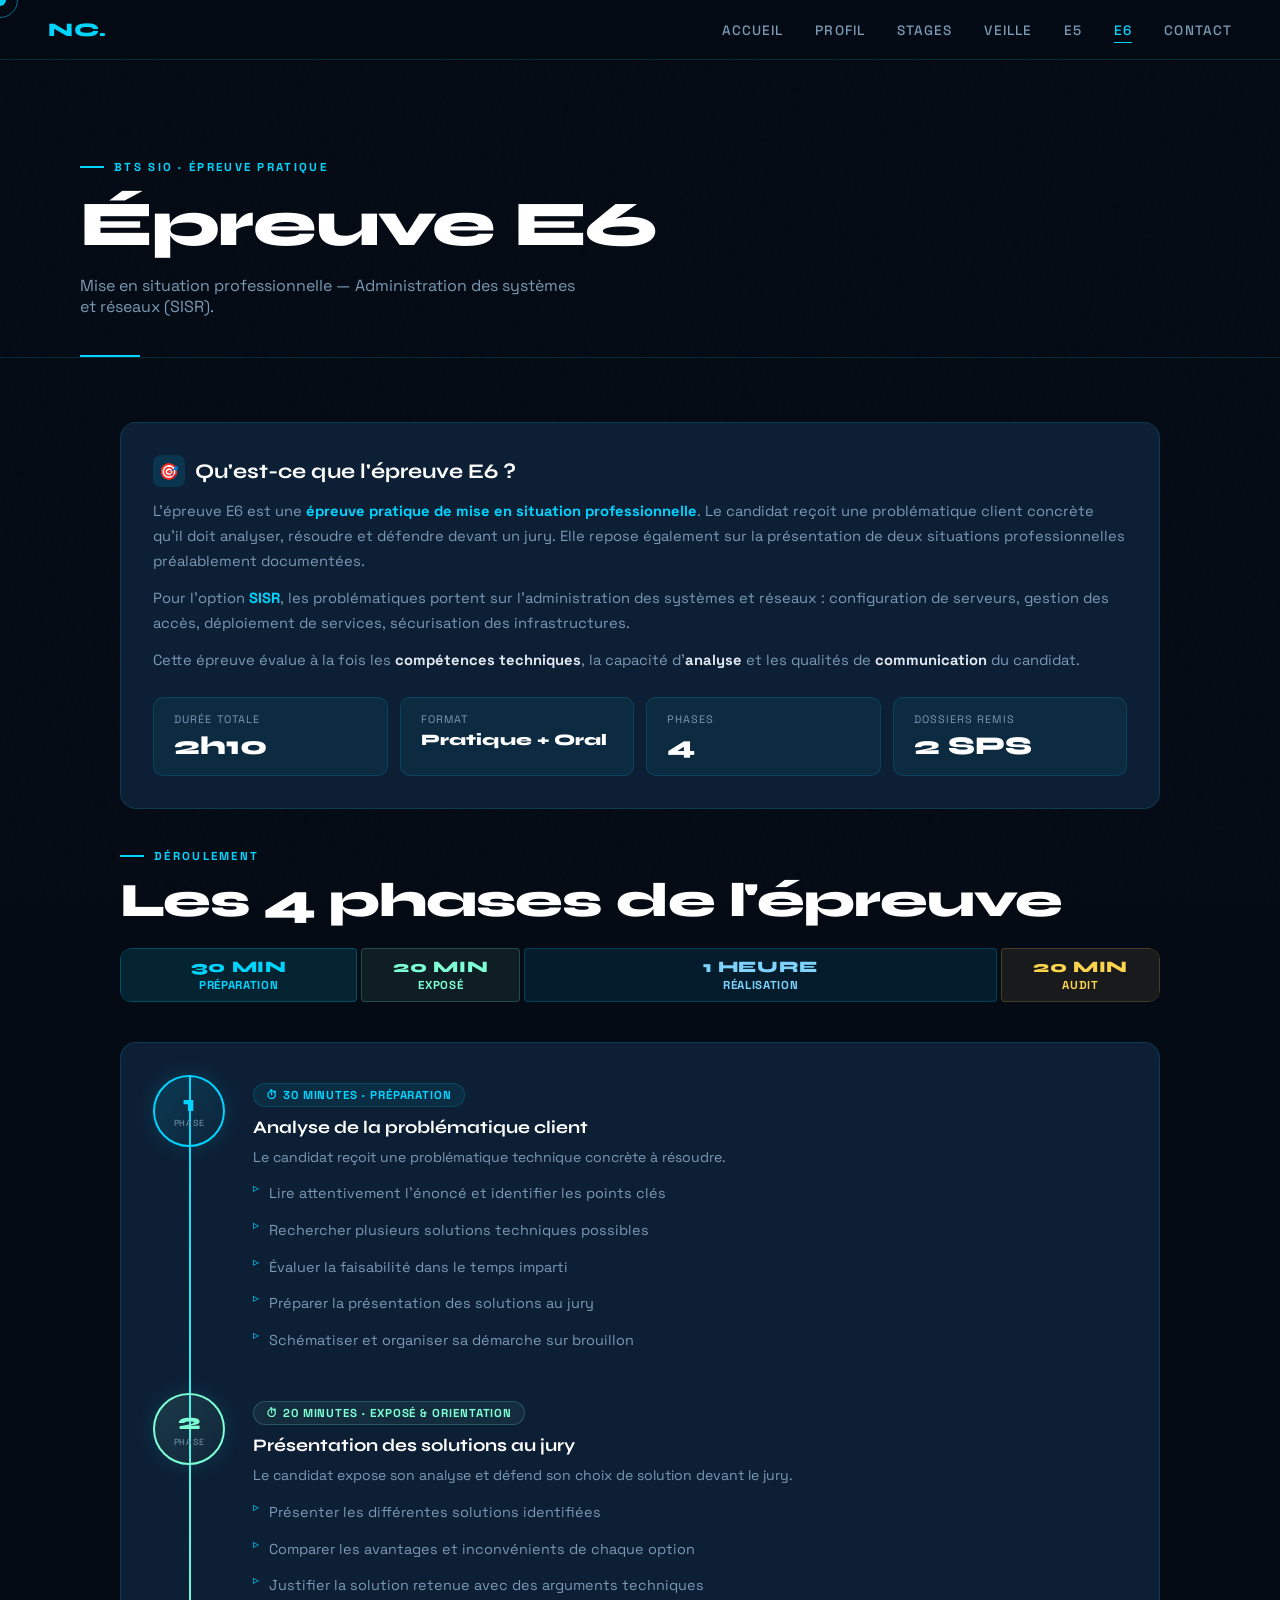
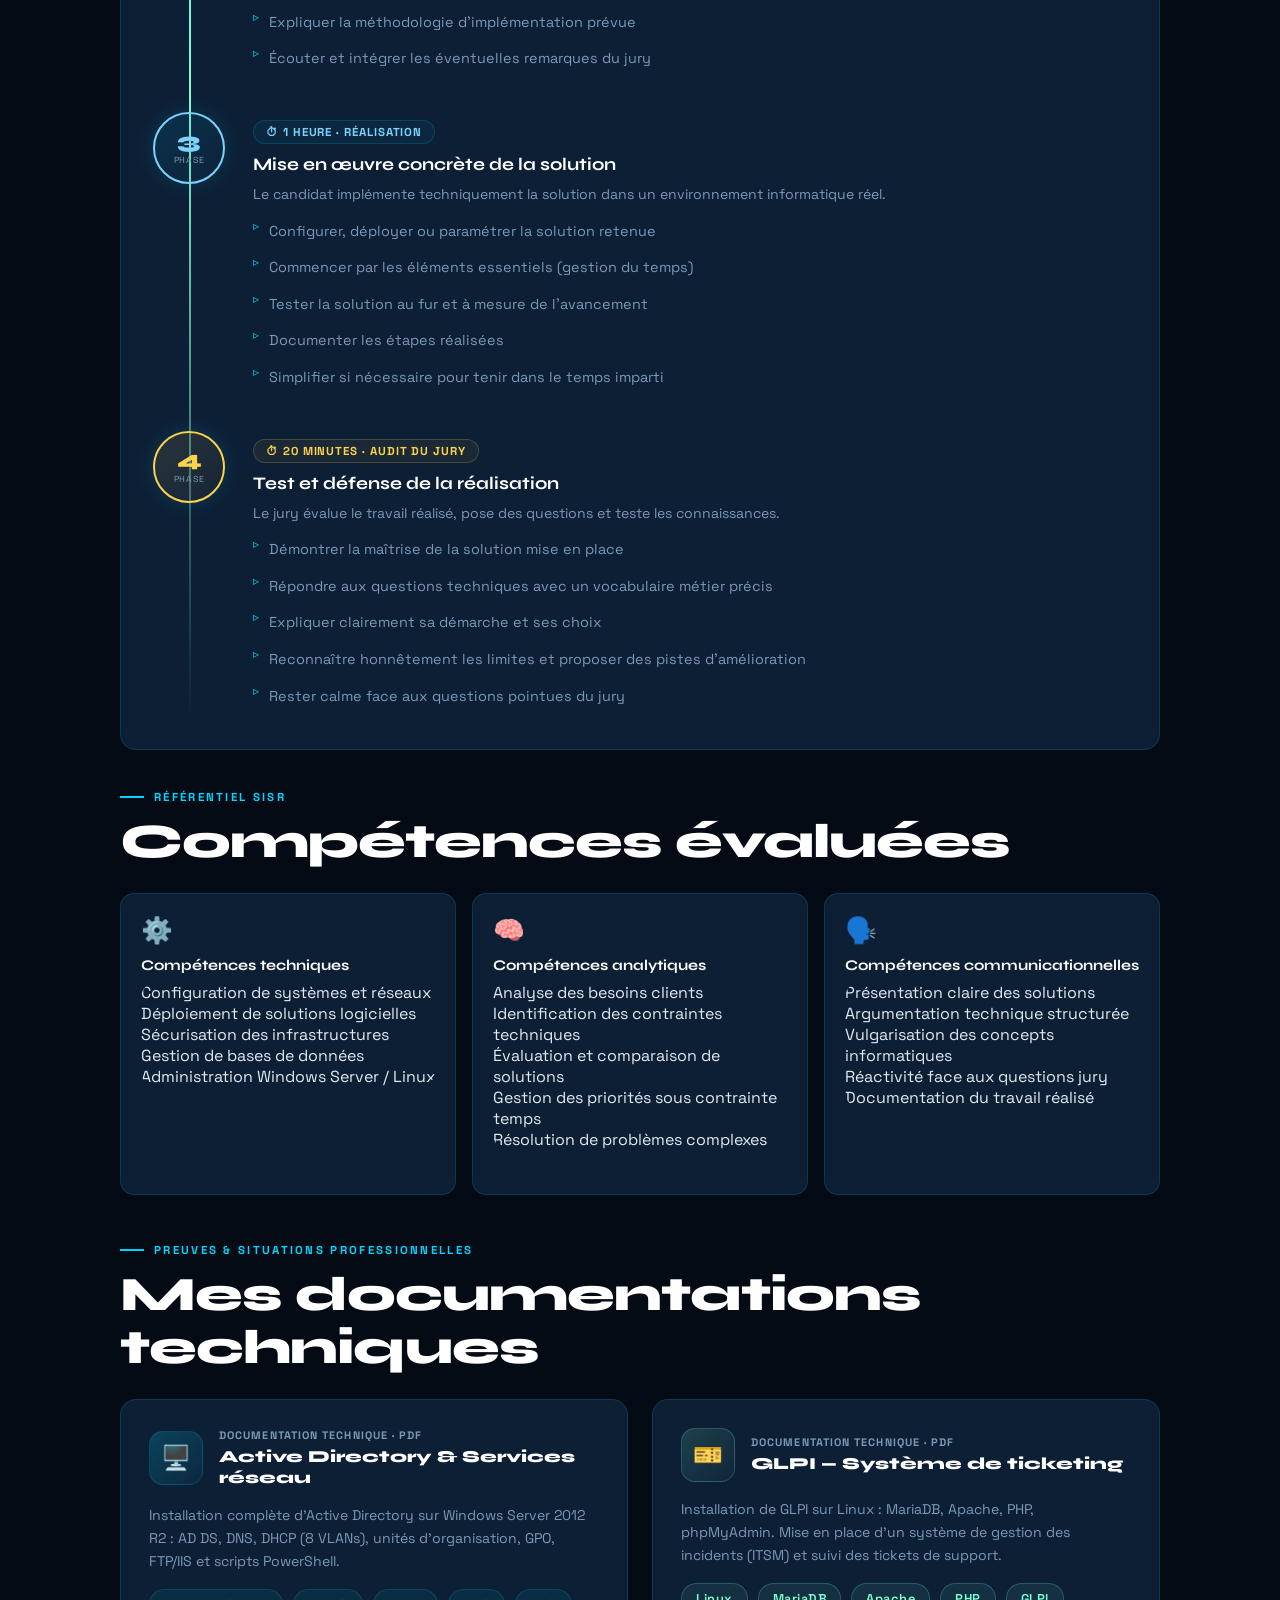
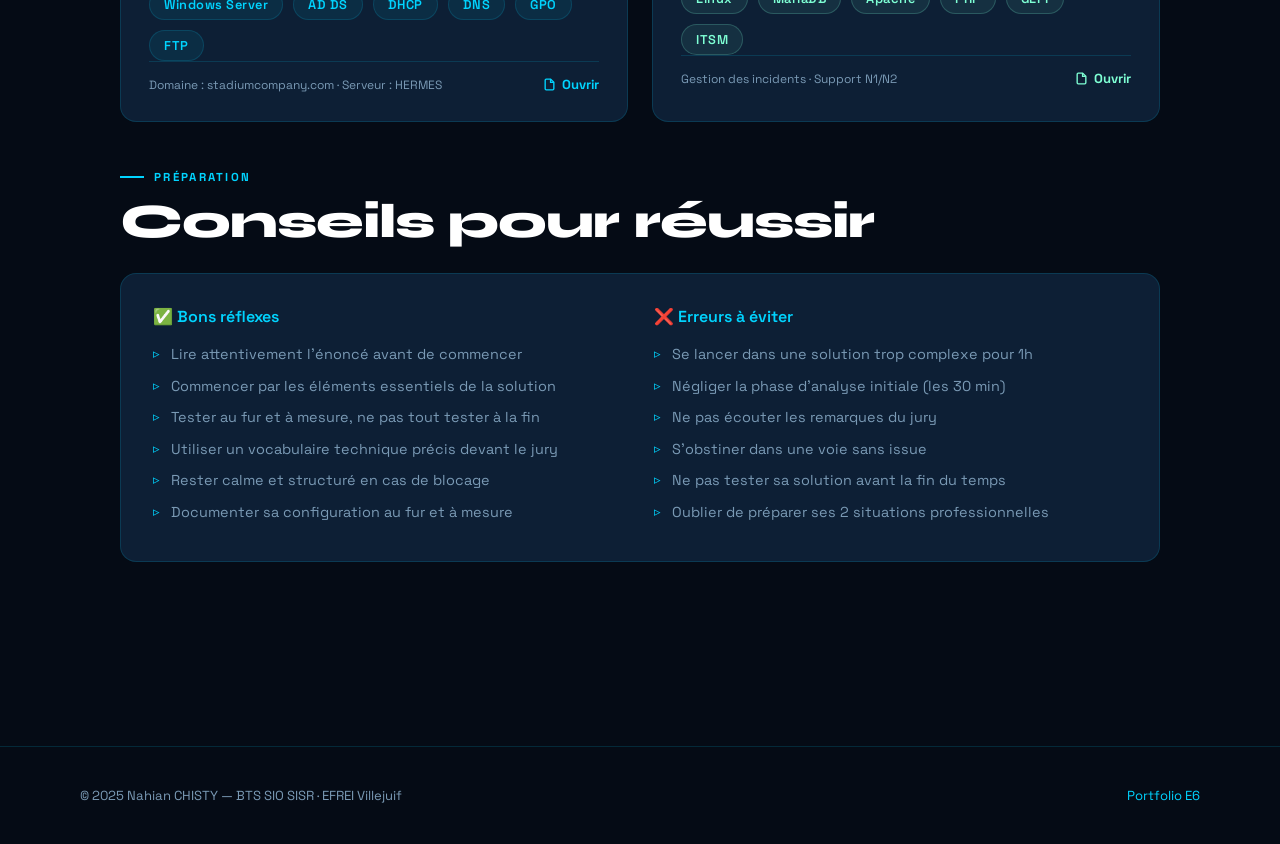
<file: e6.html>
<!DOCTYPE html>
<html lang="fr">
<head>
<meta charset="UTF-8">
<meta name="viewport" content="width=device-width, initial-scale=1.0">
<title>Épreuve E6 — Nahian CHISTY</title>
<link rel="stylesheet" href="style.css">
<style>
  .phases-timeline {
    display: flex;
    flex-direction: column;
    gap: 0;
    position: relative;
  }
  .phases-timeline::before {
    content: '';
    position: absolute;
    left: 36px;
    top: 0; bottom: 0;
    width: 2px;
    background: linear-gradient(180deg, var(--accent), var(--accent3), transparent);
  }
  .phase-item {
    display: flex;
    gap: 28px;
    align-items: flex-start;
    position: relative;
    padding-bottom: 32px;
  }
  .phase-item:last-child { padding-bottom: 0; }
  .phase-number {
    width: 72px;
    height: 72px;
    border-radius: 50%;
    background: linear-gradient(135deg, rgba(0,212,255,0.15), rgba(0,212,255,0.03));
    border: 2px solid var(--accent);
    display: flex;
    flex-direction: column;
    align-items: center;
    justify-content: center;
    flex-shrink: 0;
    position: relative;
    z-index: 1;
    box-shadow: 0 0 20px rgba(0,212,255,0.15);
  }
  .phase-num { font-family:'Syne',sans-serif; font-size:1.4rem; font-weight:800; color:var(--accent); line-height:1; }
  .phase-mini { font-size:0.55rem; color:var(--muted); text-transform:uppercase; letter-spacing:0.08em; margin-top:2px; }
  .phase-content { flex: 1; padding-top: 8px; }
  .phase-duration {
    display: inline-flex;
    align-items: center;
    gap: 6px;
    background: rgba(0,212,255,0.08);
    border: 1px solid var(--border);
    border-radius: 100px;
    padding: 4px 12px;
    font-size: 0.72rem;
    font-weight: 700;
    color: var(--accent);
    letter-spacing: 0.08em;
    text-transform: uppercase;
    margin-bottom: 10px;
  }
  .phase-title {
    font-family: 'Syne', sans-serif;
    font-size: 1.1rem;
    font-weight: 700;
    color: #fff;
    margin-bottom: 8px;
  }
  .phase-desc { font-size: 0.88rem; color: var(--muted); line-height: 1.6; }
  .phase-desc ul { list-style:none; margin-top: 10px; }
  .phase-desc ul li { position:relative; padding-left:16px; margin-bottom:5px; }
  .phase-desc ul li::before { content:'▹'; position:absolute; left:0; color:var(--accent); font-size:0.75rem; top:1px; }

  .total-bar {
    display: flex;
    gap: 4px;
    margin-bottom: 40px;
    border-radius: 12px;
    overflow: hidden;
    height: 54px;
  }
  .total-seg {
    display: flex;
    align-items: center;
    justify-content: center;
    flex-direction: column;
    gap: 2px;
    font-size: 0.72rem;
    font-weight: 700;
    letter-spacing: 0.06em;
    text-transform: uppercase;
  }
  .total-seg-time { font-family:'Syne',sans-serif; font-size:1rem; font-weight:800; }

  .competences-grid {
    display: grid;
    grid-template-columns: 1fr 1fr 1fr;
    gap: 16px;
    margin-top: 0;
  }
  .comp-card {
    background: var(--card);
    border: 1px solid var(--border);
    border-radius: 14px;
    padding: 20px;
    transition: border-color 0.3s, transform 0.3s;
  }
  .comp-card:hover { border-color: rgba(0,212,255,0.35); transform: translateY(-3px); }
  .comp-icon { font-size: 1.6rem; margin-bottom: 10px; display:block; }
  .comp-title { font-family:'Syne',sans-serif; font-size:0.92rem; font-weight:700; color:#fff; margin-bottom:8px; }

  .doc-card {
    background: var(--card);
    border: 1px solid var(--border);
    border-radius: 16px;
    padding: 28px;
    text-decoration: none;
    display: block;
    transition: border-color 0.3s, transform 0.3s, box-shadow 0.3s;
    position: relative;
    overflow: hidden;
  }
  .doc-card::before {
    content: '';
    position: absolute;
    inset: 0;
    background: var(--glow);
    opacity: 0;
    transition: opacity 0.3s;
  }
  .doc-card:hover {
    border-color: rgba(0,212,255,0.4);
    transform: translateY(-4px);
    box-shadow: 0 20px 60px rgba(0,0,0,0.4);
  }
  .doc-card:hover::before { opacity: 1; }
  .doc-card-top { display:flex; align-items:center; gap:16px; margin-bottom:16px; }
  .doc-card-icon {
    width: 54px; height: 54px;
    border-radius: 14px;
    display: flex;
    align-items: center;
    justify-content: center;
    font-size: 1.5rem;
    flex-shrink: 0;
  }
  .doc-card-meta { font-size:0.68rem; color:var(--muted); text-transform:uppercase; letter-spacing:0.1em; font-weight:700; margin-bottom:4px; }
  .doc-card-title { font-family:'Syne',sans-serif; font-size:1.05rem; font-weight:800; color:#fff; }
  .doc-card p { font-size:0.88rem; color:var(--muted); line-height:1.65; margin-bottom:16px; }
  .doc-card-footer {
    display: flex;
    align-items: center;
    justify-content: space-between;
    padding-top: 14px;
    border-top: 1px solid var(--border);
  }
  .doc-card-open {
    display: flex;
    align-items: center;
    gap: 6px;
    font-size: 0.82rem;
    font-weight: 700;
  }

  @media (max-width: 900px) {
    .competences-grid { grid-template-columns: 1fr; }
    .total-bar { height: auto; flex-direction: column; }
    .phases-timeline::before { left: 28px; }
    .phase-number { width: 56px; height: 56px; }
  }
</style>
</head>
<body>

<div class="cursor"></div>
<div class="cursor-ring"></div>

<nav>
  <a href="index.html" class="nav-logo">NC.</a>
    <ul class="nav-links">
    <li><a href="index.html">Accueil</a></li>
    <li><a href="profil.html">Profil</a></li>
    <li><a href="stages.html">Stages</a></li>
    <li><a href="veille.html">Veille</a></li>
    <li><a href="e5.html">E5</a></li>
    <li><a href="e6.html">E6</a></li>
    <li><a href="contact.html">Contact</a></li>
  </ul>
</nav>

<main class="page">
  <div class="page-header">
    <div class="section-tag">BTS SIO · Épreuve pratique</div>
    <h1>Épreuve E6</h1>
    <p>Mise en situation professionnelle — Administration des systèmes et réseaux (SISR).</p>
  </div>

  <div class="section" style="padding-top:0;">

    <!-- Présentation -->
    <div class="card reveal" style="margin-bottom:40px;">
      <div class="card-accent"></div>
      <h2><span class="icon">🎯</span> Qu'est-ce que l'épreuve E6 ?</h2>
      <p>
        L'épreuve E6 est une <strong style="color:var(--accent)">épreuve pratique de mise en situation professionnelle</strong>.
        Le candidat reçoit une problématique client concrète qu'il doit analyser, résoudre et défendre devant un jury.
        Elle repose également sur la présentation de deux situations professionnelles préalablement documentées.
      </p>
      <p style="margin-top:12px;">
        Pour l'option <strong style="color:var(--accent)">SISR</strong>, les problématiques portent sur
        l'administration des systèmes et réseaux : configuration de serveurs, gestion des accès,
        déploiement de services, sécurisation des infrastructures.
      </p>
      <p style="margin-top:12px;">
        Cette épreuve évalue à la fois les <strong style="color:var(--text)">compétences techniques</strong>,
        la capacité d'<strong style="color:var(--text)">analyse</strong> et les qualités de
        <strong style="color:var(--text)">communication</strong> du candidat.
      </p>

      <!-- Infos clés -->
      <div style="display:flex;gap:12px;margin-top:24px;flex-wrap:wrap;">
        <div style="background:rgba(0,212,255,0.06);border:1px solid var(--border);border-radius:10px;padding:14px 20px;flex:1;min-width:130px;">
          <div style="font-size:0.68rem;color:var(--muted);text-transform:uppercase;letter-spacing:0.1em;margin-bottom:4px;">Durée totale</div>
          <div style="font-family:'Syne',sans-serif;font-size:1.6rem;font-weight:800;color:#fff;">2h10</div>
        </div>
        <div style="background:rgba(0,212,255,0.06);border:1px solid var(--border);border-radius:10px;padding:14px 20px;flex:1;min-width:130px;">
          <div style="font-size:0.68rem;color:var(--muted);text-transform:uppercase;letter-spacing:0.1em;margin-bottom:4px;">Format</div>
          <div style="font-family:'Syne',sans-serif;font-size:1rem;font-weight:800;color:#fff;">Pratique + Oral</div>
        </div>
        <div style="background:rgba(0,212,255,0.06);border:1px solid var(--border);border-radius:10px;padding:14px 20px;flex:1;min-width:130px;">
          <div style="font-size:0.68rem;color:var(--muted);text-transform:uppercase;letter-spacing:0.1em;margin-bottom:4px;">Phases</div>
          <div style="font-family:'Syne',sans-serif;font-size:1.6rem;font-weight:800;color:#fff;">4</div>
        </div>
        <div style="background:rgba(0,212,255,0.06);border:1px solid var(--border);border-radius:10px;padding:14px 20px;flex:1;min-width:130px;">
          <div style="font-size:0.68rem;color:var(--muted);text-transform:uppercase;letter-spacing:0.1em;margin-bottom:4px;">Dossiers remis</div>
          <div style="font-family:'Syne',sans-serif;font-size:1.6rem;font-weight:800;color:#fff;">2 SPS</div>
        </div>
      </div>
    </div>

    <!-- Barre visuelle du temps -->
    <div class="section-header" style="margin-bottom:20px;">
      <div class="section-tag">Déroulement</div>
      <h2 class="section-title">Les 4 phases de l'épreuve</h2>
    </div>

    <div class="total-bar reveal">
      <div class="total-seg" style="flex:30;background:rgba(0,212,255,0.12);border:1px solid rgba(0,212,255,0.25);border-radius:10px 4px 4px 10px;color:var(--accent);">
        <span class="total-seg-time">30 min</span>
        <span>Préparation</span>
      </div>
      <div class="total-seg" style="flex:20;background:rgba(126,255,212,0.08);border:1px solid rgba(126,255,212,0.2);border-radius:4px;color:var(--accent3);">
        <span class="total-seg-time">20 min</span>
        <span>Exposé</span>
      </div>
      <div class="total-seg" style="flex:60;background:rgba(0,153,204,0.12);border:1px solid rgba(0,153,204,0.3);border-radius:4px;color:#7dd3fc;">
        <span class="total-seg-time">1 heure</span>
        <span>Réalisation</span>
      </div>
      <div class="total-seg" style="flex:20;background:rgba(255,200,100,0.08);border:1px solid rgba(255,200,100,0.2);border-radius:4px 10px 10px 4px;color:#fcd34d;">
        <span class="total-seg-time">20 min</span>
        <span>Audit</span>
      </div>
    </div>

    <!-- Timeline des phases -->
    <div class="card reveal" style="margin-bottom:40px;">
      <div class="card-accent"></div>
      <div class="phases-timeline">

        <div class="phase-item">
          <div class="phase-number">
            <span class="phase-num">1</span>
            <span class="phase-mini">Phase</span>
          </div>
          <div class="phase-content">
            <div class="phase-duration">⏱ 30 minutes · Préparation</div>
            <div class="phase-title">Analyse de la problématique client</div>
            <div class="phase-desc">
              Le candidat reçoit une problématique technique concrète à résoudre.
              <ul>
                <li>Lire attentivement l'énoncé et identifier les points clés</li>
                <li>Rechercher plusieurs solutions techniques possibles</li>
                <li>Évaluer la faisabilité dans le temps imparti</li>
                <li>Préparer la présentation des solutions au jury</li>
                <li>Schématiser et organiser sa démarche sur brouillon</li>
              </ul>
            </div>
          </div>
        </div>

        <div class="phase-item">
          <div class="phase-number" style="border-color:var(--accent3);background:linear-gradient(135deg,rgba(126,255,212,0.12),rgba(126,255,212,0.03));">
            <span class="phase-num" style="color:var(--accent3);">2</span>
            <span class="phase-mini">Phase</span>
          </div>
          <div class="phase-content">
            <div class="phase-duration" style="color:var(--accent3);background:rgba(126,255,212,0.06);border-color:rgba(126,255,212,0.2);">⏱ 20 minutes · Exposé &amp; Orientation</div>
            <div class="phase-title">Présentation des solutions au jury</div>
            <div class="phase-desc">
              Le candidat expose son analyse et défend son choix de solution devant le jury.
              <ul>
                <li>Présenter les différentes solutions identifiées</li>
                <li>Comparer les avantages et inconvénients de chaque option</li>
                <li>Justifier la solution retenue avec des arguments techniques</li>
                <li>Expliquer la méthodologie d'implémentation prévue</li>
                <li>Écouter et intégrer les éventuelles remarques du jury</li>
              </ul>
            </div>
          </div>
        </div>

        <div class="phase-item">
          <div class="phase-number" style="border-color:#7dd3fc;background:linear-gradient(135deg,rgba(0,153,204,0.15),rgba(0,153,204,0.03));">
            <span class="phase-num" style="color:#7dd3fc;">3</span>
            <span class="phase-mini">Phase</span>
          </div>
          <div class="phase-content">
            <div class="phase-duration" style="color:#7dd3fc;background:rgba(0,153,204,0.08);border-color:rgba(0,153,204,0.25);">⏱ 1 heure · Réalisation</div>
            <div class="phase-title">Mise en œuvre concrète de la solution</div>
            <div class="phase-desc">
              Le candidat implémente techniquement la solution dans un environnement informatique réel.
              <ul>
                <li>Configurer, déployer ou paramétrer la solution retenue</li>
                <li>Commencer par les éléments essentiels (gestion du temps)</li>
                <li>Tester la solution au fur et à mesure de l'avancement</li>
                <li>Documenter les étapes réalisées</li>
                <li>Simplifier si nécessaire pour tenir dans le temps imparti</li>
              </ul>
            </div>
          </div>
        </div>

        <div class="phase-item">
          <div class="phase-number" style="border-color:#fcd34d;background:linear-gradient(135deg,rgba(255,200,100,0.12),rgba(255,200,100,0.03));">
            <span class="phase-num" style="color:#fcd34d;">4</span>
            <span class="phase-mini">Phase</span>
          </div>
          <div class="phase-content">
            <div class="phase-duration" style="color:#fcd34d;background:rgba(255,200,100,0.06);border-color:rgba(255,200,100,0.2);">⏱ 20 minutes · Audit du jury</div>
            <div class="phase-title">Test et défense de la réalisation</div>
            <div class="phase-desc">
              Le jury évalue le travail réalisé, pose des questions et teste les connaissances.
              <ul>
                <li>Démontrer la maîtrise de la solution mise en place</li>
                <li>Répondre aux questions techniques avec un vocabulaire métier précis</li>
                <li>Expliquer clairement sa démarche et ses choix</li>
                <li>Reconnaître honnêtement les limites et proposer des pistes d'amélioration</li>
                <li>Rester calme face aux questions pointues du jury</li>
              </ul>
            </div>
          </div>
        </div>

      </div>
    </div>

    <!-- Compétences évaluées -->
    <div style="margin-bottom:48px;">
      <div class="section-header" style="margin-bottom:24px;">
        <div class="section-tag">Référentiel SISR</div>
        <h2 class="section-title">Compétences évaluées</h2>
      </div>

      <div class="competences-grid reveal">
        <div class="comp-card">
          <span class="comp-icon">⚙️</span>
          <div class="comp-title">Compétences techniques</div>
          <ul class="card" style="background:none;border:none;padding:0;box-shadow:none;">
            <li>Configuration de systèmes et réseaux</li>
            <li>Déploiement de solutions logicielles</li>
            <li>Sécurisation des infrastructures</li>
            <li>Gestion de bases de données</li>
            <li>Administration Windows Server / Linux</li>
          </ul>
        </div>
        <div class="comp-card">
          <span class="comp-icon">🧠</span>
          <div class="comp-title">Compétences analytiques</div>
          <ul class="card" style="background:none;border:none;padding:0;box-shadow:none;">
            <li>Analyse des besoins clients</li>
            <li>Identification des contraintes techniques</li>
            <li>Évaluation et comparaison de solutions</li>
            <li>Gestion des priorités sous contrainte temps</li>
            <li>Résolution de problèmes complexes</li>
          </ul>
        </div>
        <div class="comp-card">
          <span class="comp-icon">🗣️</span>
          <div class="comp-title">Compétences communicationnelles</div>
          <ul class="card" style="background:none;border:none;padding:0;box-shadow:none;">
            <li>Présentation claire des solutions</li>
            <li>Argumentation technique structurée</li>
            <li>Vulgarisation des concepts informatiques</li>
            <li>Réactivité face aux questions jury</li>
            <li>Documentation du travail réalisé</li>
          </ul>
        </div>
      </div>
    </div>

    <!-- Mes documentations -->
    <div>
      <div class="section-header" style="margin-bottom:24px;">
        <div class="section-tag">Preuves &amp; Situations professionnelles</div>
        <h2 class="section-title">Mes documentations techniques</h2>
      </div>

      <div class="card-grid reveal">

        <a href="documentationad.pdf" target="_blank" class="doc-card">
          <div class="card-accent"></div>
          <div class="doc-card-top">
            <div class="doc-card-icon" style="background:linear-gradient(135deg,rgba(0,212,255,0.2),rgba(0,212,255,0.05));border:1px solid var(--border);">🖥️</div>
            <div>
              <div class="doc-card-meta">Documentation technique · PDF</div>
              <div class="doc-card-title">Active Directory & Services réseau</div>
            </div>
          </div>
          <p>Installation complète d'Active Directory sur Windows Server 2012 R2 : AD DS, DNS, DHCP (8 VLANs), unités d'organisation, GPO, FTP/IIS et scripts PowerShell.</p>
          <div class="skill-tags" style="margin-bottom:0;">
            <span class="tag">Windows Server</span>
            <span class="tag">AD DS</span>
            <span class="tag">DHCP</span>
            <span class="tag">DNS</span>
            <span class="tag">GPO</span>
            <span class="tag">FTP</span>
          </div>
          <div class="doc-card-footer">
            <span style="font-size:0.75rem;color:var(--muted);">Domaine : stadiumcompany.com · Serveur : HERMES</span>
            <span class="doc-card-open" style="color:var(--accent);">
              <svg width="13" height="13" viewBox="0 0 24 24" fill="none" stroke="currentColor" stroke-width="2.5"><path d="M14 2H6a2 2 0 0 0-2 2v16a2 2 0 0 0 2 2h12a2 2 0 0 0 2-2V8z"/><polyline points="14 2 14 8 20 8"/></svg>
              Ouvrir
            </span>
          </div>
        </a>

        <a href="documentationglpi.pdf" target="_blank" class="doc-card">
          <div class="card-accent"></div>
          <div class="doc-card-top">
            <div class="doc-card-icon" style="background:linear-gradient(135deg,rgba(126,255,212,0.15),rgba(126,255,212,0.03));border:1px solid rgba(126,255,212,0.2);">🎫</div>
            <div>
              <div class="doc-card-meta">Documentation technique · PDF</div>
              <div class="doc-card-title">GLPI — Système de ticketing</div>
            </div>
          </div>
          <p>Installation de GLPI sur Linux : MariaDB, Apache, PHP, phpMyAdmin. Mise en place d'un système de gestion des incidents (ITSM) et suivi des tickets de support.</p>
          <div class="skill-tags" style="margin-bottom:0;">
            <span class="tag green">Linux</span>
            <span class="tag green">MariaDB</span>
            <span class="tag green">Apache</span>
            <span class="tag green">PHP</span>
            <span class="tag green">GLPI</span>
            <span class="tag green">ITSM</span>
          </div>
          <div class="doc-card-footer">
            <span style="font-size:0.75rem;color:var(--muted);">Gestion des incidents · Support N1/N2</span>
            <span class="doc-card-open" style="color:var(--accent3);">
              <svg width="13" height="13" viewBox="0 0 24 24" fill="none" stroke="currentColor" stroke-width="2.5"><path d="M14 2H6a2 2 0 0 0-2 2v16a2 2 0 0 0 2 2h12a2 2 0 0 0 2-2V8z"/><polyline points="14 2 14 8 20 8"/></svg>
              Ouvrir
            </span>
          </div>
        </a>

      </div>
    </div>

    <!-- Conseils -->
    <div style="margin-top:48px;">
      <div class="section-header" style="margin-bottom:24px;">
        <div class="section-tag">Préparation</div>
        <h2 class="section-title">Conseils pour réussir</h2>
      </div>
      <div class="card reveal">
        <div class="card-accent"></div>
        <div style="display:grid;grid-template-columns:1fr 1fr;gap:28px;">
          <div>
            <h3 style="margin-top:0;">✅ Bons réflexes</h3>
            <ul>
              <li>Lire attentivement l'énoncé avant de commencer</li>
              <li>Commencer par les éléments essentiels de la solution</li>
              <li>Tester au fur et à mesure, ne pas tout tester à la fin</li>
              <li>Utiliser un vocabulaire technique précis devant le jury</li>
              <li>Rester calme et structuré en cas de blocage</li>
              <li>Documenter sa configuration au fur et à mesure</li>
            </ul>
          </div>
          <div>
            <h3 style="margin-top:0;">❌ Erreurs à éviter</h3>
            <ul>
              <li>Se lancer dans une solution trop complexe pour 1h</li>
              <li>Négliger la phase d'analyse initiale (les 30 min)</li>
              <li>Ne pas écouter les remarques du jury</li>
              <li>S'obstiner dans une voie sans issue</li>
              <li>Ne pas tester sa solution avant la fin du temps</li>
              <li>Oublier de préparer ses 2 situations professionnelles</li>
            </ul>
          </div>
        </div>
      </div>
    </div>

  </div>
</main>

<footer>
  <span>© 2025 Nahian CHISTY — BTS SIO SISR · EFREI Villejuif</span>
  <span style="color:var(--accent)">Portfolio E6</span>
</footer>

<script src="script.js"></script>
</body>
</html>
</file>
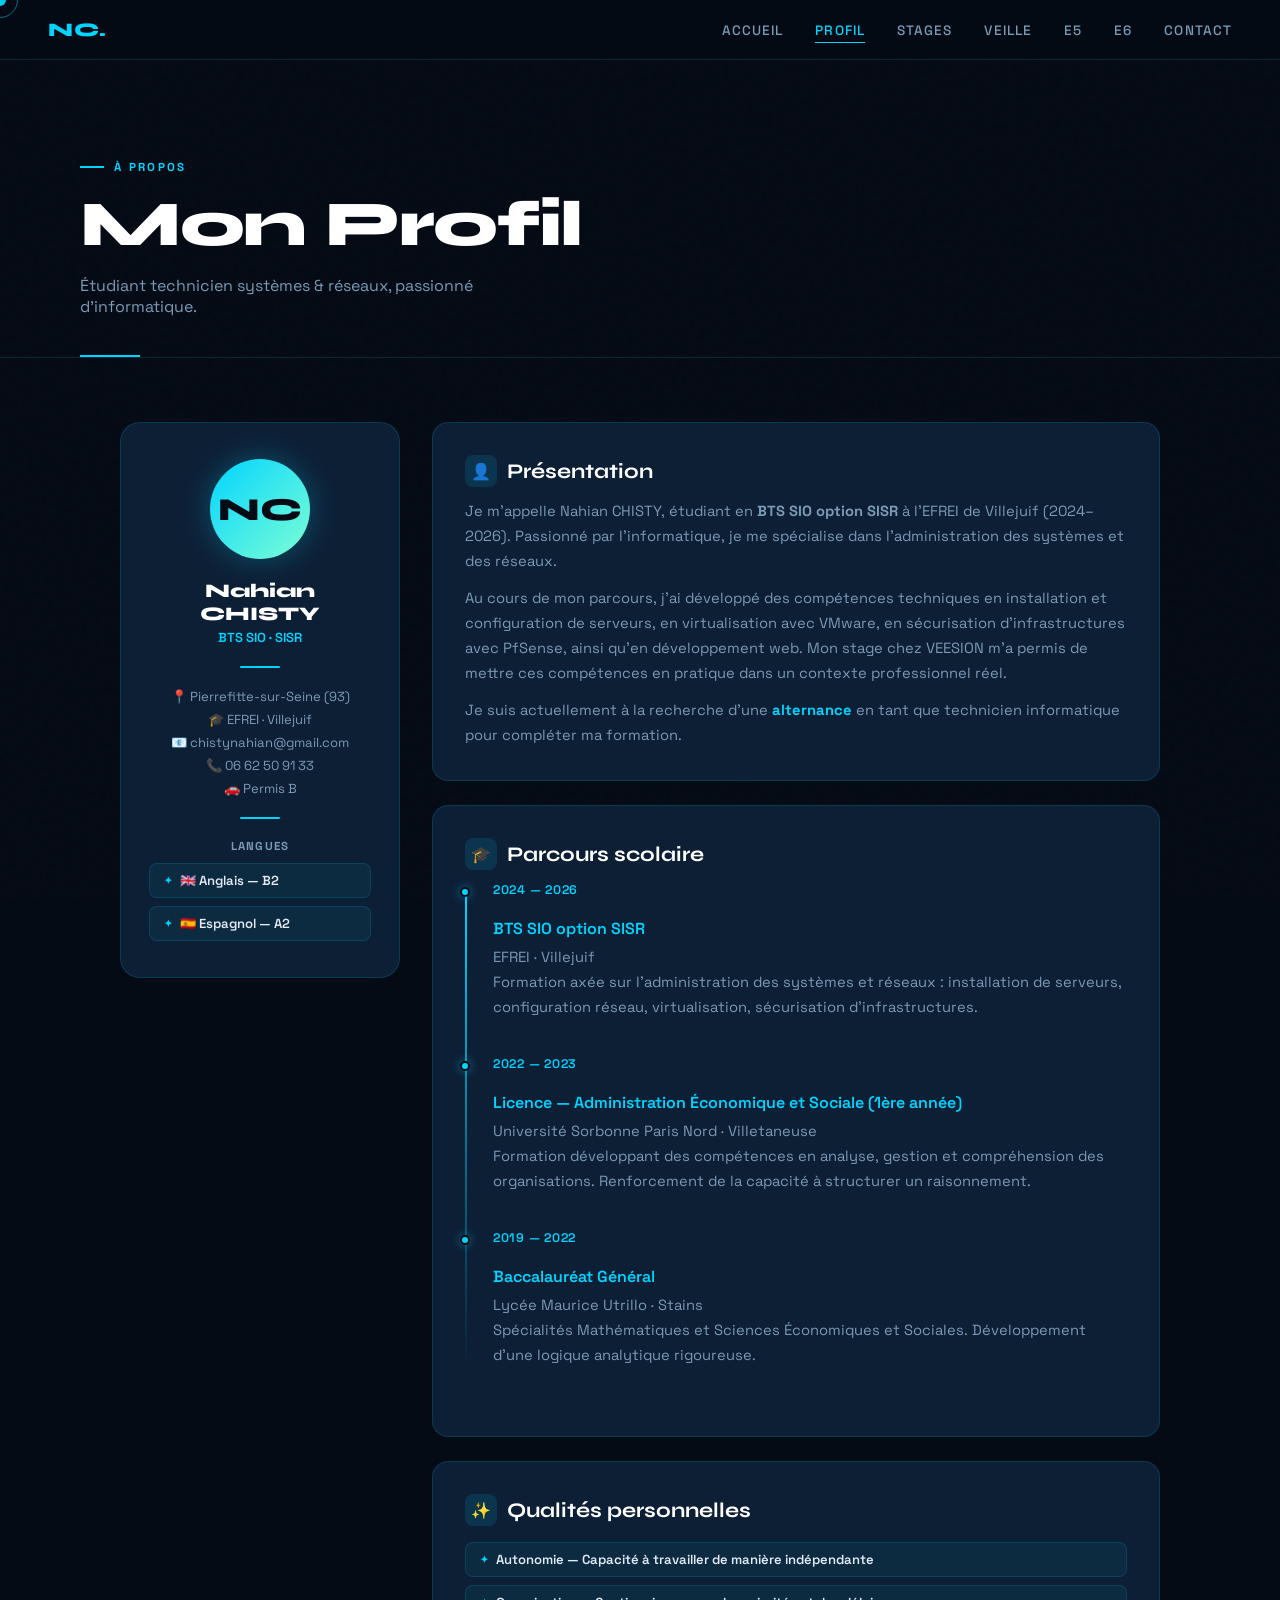
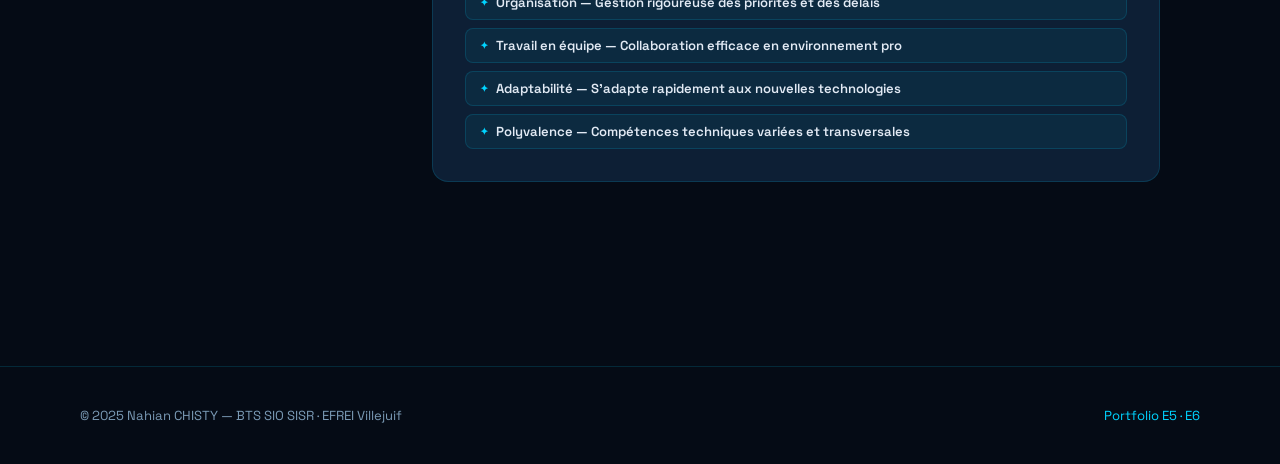
<file: profil.html>
<!DOCTYPE html>
<html lang="fr">
<head>
<meta charset="UTF-8">
<meta name="viewport" content="width=device-width, initial-scale=1.0">
<title>Profil — Nahian CHISTY</title>
<link rel="stylesheet" href="style.css">
<style>
  .reveal { opacity: 1 !important; transform: none !important; }
  .profil-layout > div > * { opacity: 1 !important; transform: none !important; }
  .cursor {
    position: fixed;
    width: 12px; height: 12px;
    background: #00d4ff;
    border-radius: 50%;
    pointer-events: none;
    z-index: 9999;
    transform: translate(-50%,-50%);
    mix-blend-mode: difference;
    transition: width 0.2s, height 0.2s;
  }
  .cursor-ring {
    position: fixed;
    width: 36px; height: 36px;
    border: 1.5px solid #00d4ff;
    border-radius: 50%;
    pointer-events: none;
    z-index: 9998;
    transform: translate(-50%,-50%);
    opacity: 0.5;
  }
</style>
</head>
<body>

<div class="cursor"></div>
<div class="cursor-ring"></div>

<nav>
  <a href="index.html" class="nav-logo">NC.</a>
    <ul class="nav-links">
    <li><a href="index.html">Accueil</a></li>
    <li><a href="profil.html">Profil</a></li>
    <li><a href="stages.html">Stages</a></li>
    <li><a href="veille.html">Veille</a></li>
    <li><a href="e5.html">E5</a></li>
    <li><a href="e6.html">E6</a></li>
    <li><a href="contact.html">Contact</a></li>
  </ul>
</nav>

<main class="page">
  <div class="page-header">
    <div class="section-tag">À propos</div>
    <h1>Mon Profil</h1>
    <p>Étudiant technicien systèmes & réseaux, passionné d'informatique.</p>
  </div>

  <div class="section" style="padding-top:0;">
    <div class="profil-layout">

      <!-- Sidebar -->
      <div>
        <div class="avatar-card">
          <div class="avatar">NC</div>
          <div class="avatar-name">Nahian CHISTY</div>
          <div class="avatar-role">BTS SIO · SISR</div>
          <div class="avatar-divider"></div>
          <div class="avatar-detail">📍 Pierrefitte-sur-Seine (93)</div>
          <div class="avatar-detail">🎓 EFREI · Villejuif</div>
          <div class="avatar-detail">📧 chistynahian@gmail.com</div>
          <div class="avatar-detail">📞 06 62 50 91 33</div>
          <div class="avatar-detail">🚗 Permis B</div>
          <div class="avatar-divider"></div>
          <div style="font-size:0.72rem;color:var(--muted);text-transform:uppercase;letter-spacing:0.1em;margin-bottom:10px;font-weight:700;">Langues</div>
          <div class="quality-item">🇬🇧 Anglais — B2</div>
          <div class="quality-item" style="margin-top:8px;">🇪🇸 Espagnol — A2</div>
        </div>
      </div>

      <!-- Main content -->
      <div>
        <div class="card">
          <div class="card-accent"></div>
          <h2><span class="icon">👤</span> Présentation</h2>
          <p>
            Je m'appelle Nahian CHISTY, étudiant en <strong>BTS SIO option SISR</strong> à l'EFREI de Villejuif (2024–2026).
            Passionné par l'informatique, je me spécialise dans l'administration des systèmes et des réseaux.
          </p>
          <p style="margin-top:12px;">
            Au cours de mon parcours, j'ai développé des compétences techniques en installation et configuration de serveurs,
            en virtualisation avec VMware, en sécurisation d'infrastructures avec PfSense, ainsi qu'en développement web.
            Mon stage chez VEESION m'a permis de mettre ces compétences en pratique dans un contexte professionnel réel.
          </p>
          <p style="margin-top:12px;">
            Je suis actuellement à la recherche d'une <strong style="color:var(--accent)">alternance</strong> en tant que technicien informatique
            pour compléter ma formation.
          </p>
        </div>

        <div class="card">
          <div class="card-accent"></div>
          <h2><span class="icon">🎓</span> Parcours scolaire</h2>

          <div class="timeline">
            <div class="timeline-item">
              <div class="card-date">2024 — 2026</div>
              <h3>BTS SIO option SISR</h3>
              <p>EFREI · Villejuif<br>
              Formation axée sur l'administration des systèmes et réseaux : installation de serveurs, configuration réseau, virtualisation, sécurisation d'infrastructures.</p>
            </div>
            <div class="timeline-item">
              <div class="card-date">2022 — 2023</div>
              <h3>Licence — Administration Économique et Sociale (1ère année)</h3>
              <p>Université Sorbonne Paris Nord · Villetaneuse<br>
              Formation développant des compétences en analyse, gestion et compréhension des organisations. Renforcement de la capacité à structurer un raisonnement.</p>
            </div>
            <div class="timeline-item">
              <div class="card-date">2019 — 2022</div>
              <h3>Baccalauréat Général</h3>
              <p>Lycée Maurice Utrillo · Stains<br>
              Spécialités Mathématiques et Sciences Économiques et Sociales. Développement d'une logique analytique rigoureuse.</p>
            </div>
          </div>
        </div>

        <div class="card">
          <div class="card-accent"></div>
          <h2><span class="icon">✨</span> Qualités personnelles</h2>
          <div class="quality-list">
            <div class="quality-item">Autonomie — Capacité à travailler de manière indépendante</div>
            <div class="quality-item">Organisation — Gestion rigoureuse des priorités et des délais</div>
            <div class="quality-item">Travail en équipe — Collaboration efficace en environnement pro</div>
            <div class="quality-item">Adaptabilité — S'adapte rapidement aux nouvelles technologies</div>
            <div class="quality-item">Polyvalence — Compétences techniques variées et transversales</div>
          </div>
        </div>

      </div>
    </div>
  </div>
</main>

<footer>
  <span>© 2025 Nahian CHISTY — BTS SIO SISR · EFREI Villejuif</span>
  <span style="color:var(--accent)">Portfolio E5 · E6</span>
</footer>

<script>
  const cursor = document.querySelector('.cursor');
  const cursorRing = document.querySelector('.cursor-ring');
  let mx = 0, my = 0, rx = 0, ry = 0;

  document.addEventListener('mousemove', e => {
    mx = e.clientX; my = e.clientY;
    if (cursor) { cursor.style.left = mx + 'px'; cursor.style.top = my + 'px'; }
  });

  function animateCursor() {
    rx += (mx - rx) * 0.12;
    ry += (my - ry) * 0.12;
    if (cursorRing) { cursorRing.style.left = rx + 'px'; cursorRing.style.top = ry + 'px'; }
    requestAnimationFrame(animateCursor);
  }
  animateCursor();

  const currentPage = window.location.pathname.split('/').pop() || 'index.html';
  document.querySelectorAll('.nav-links a').forEach(a => {
    if (a.getAttribute('href') === currentPage) a.classList.add('active');
  });
</script>
</body>
</html>
</file>
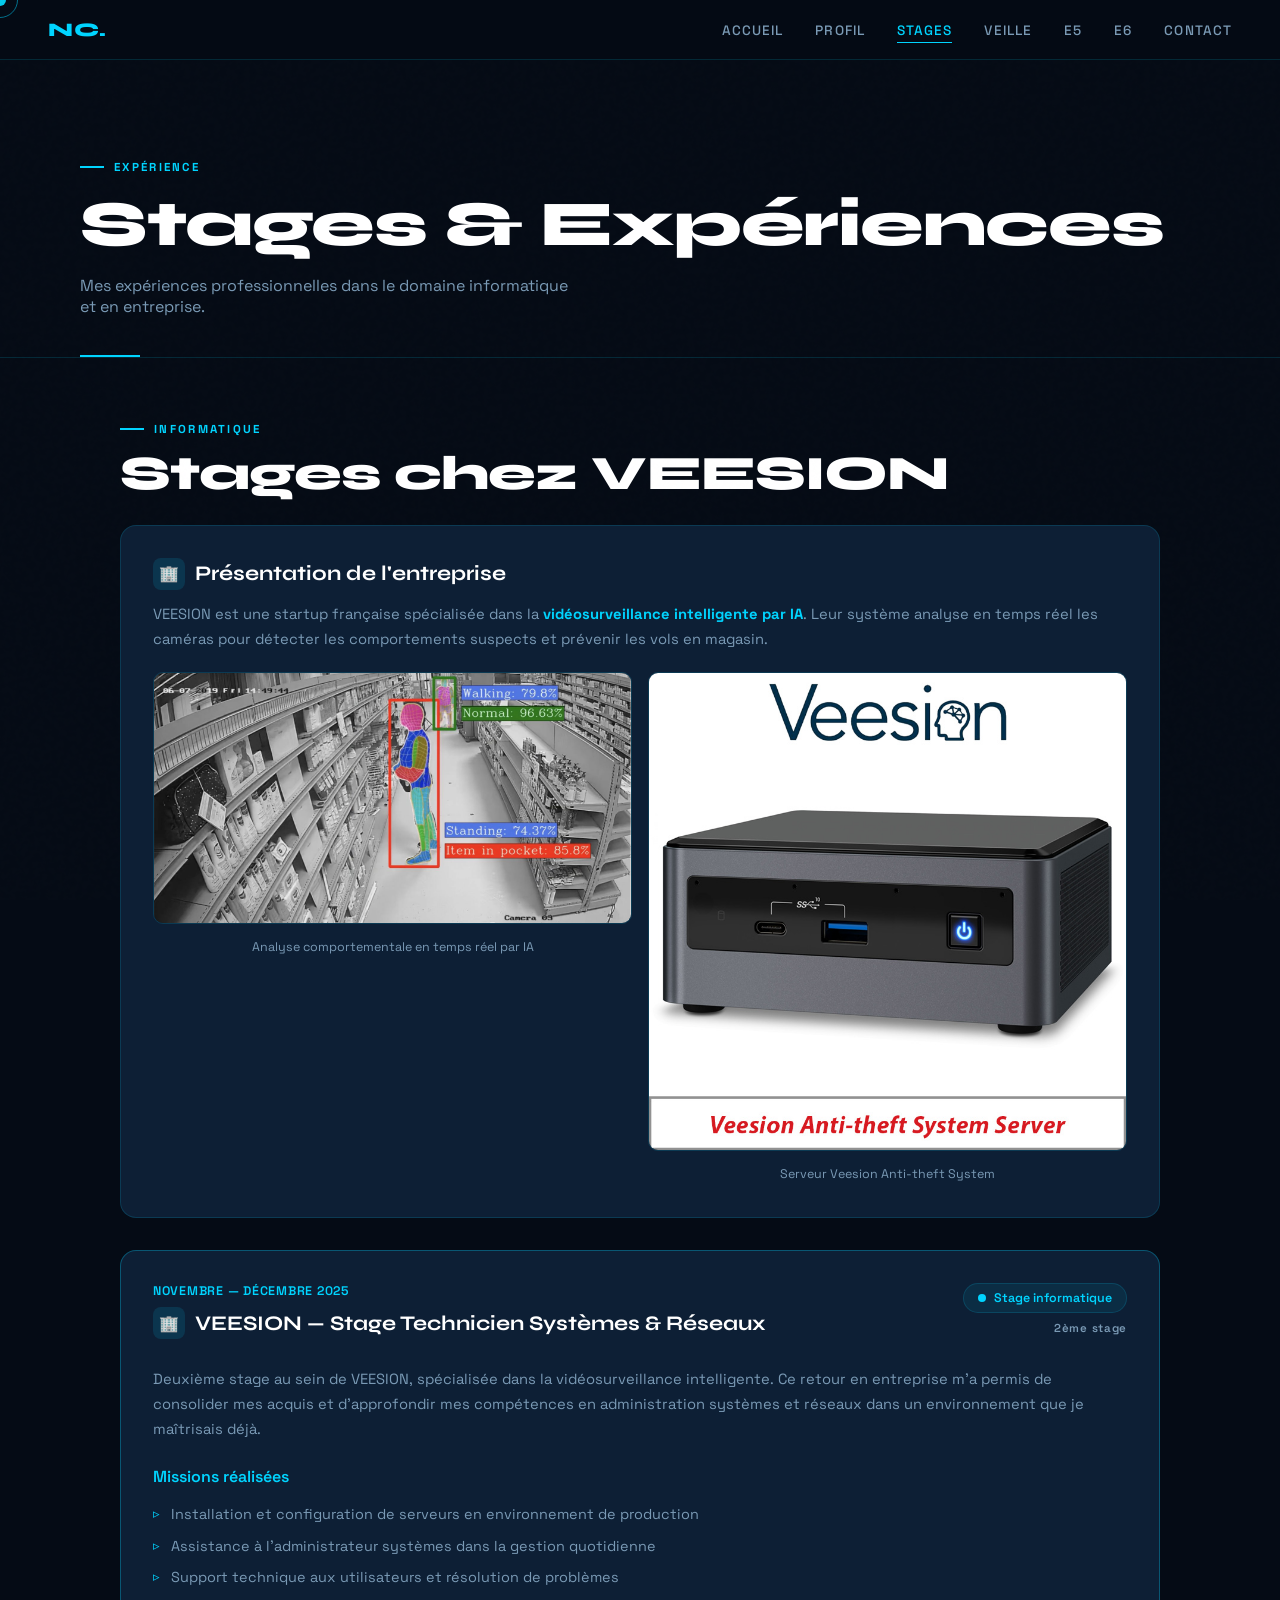
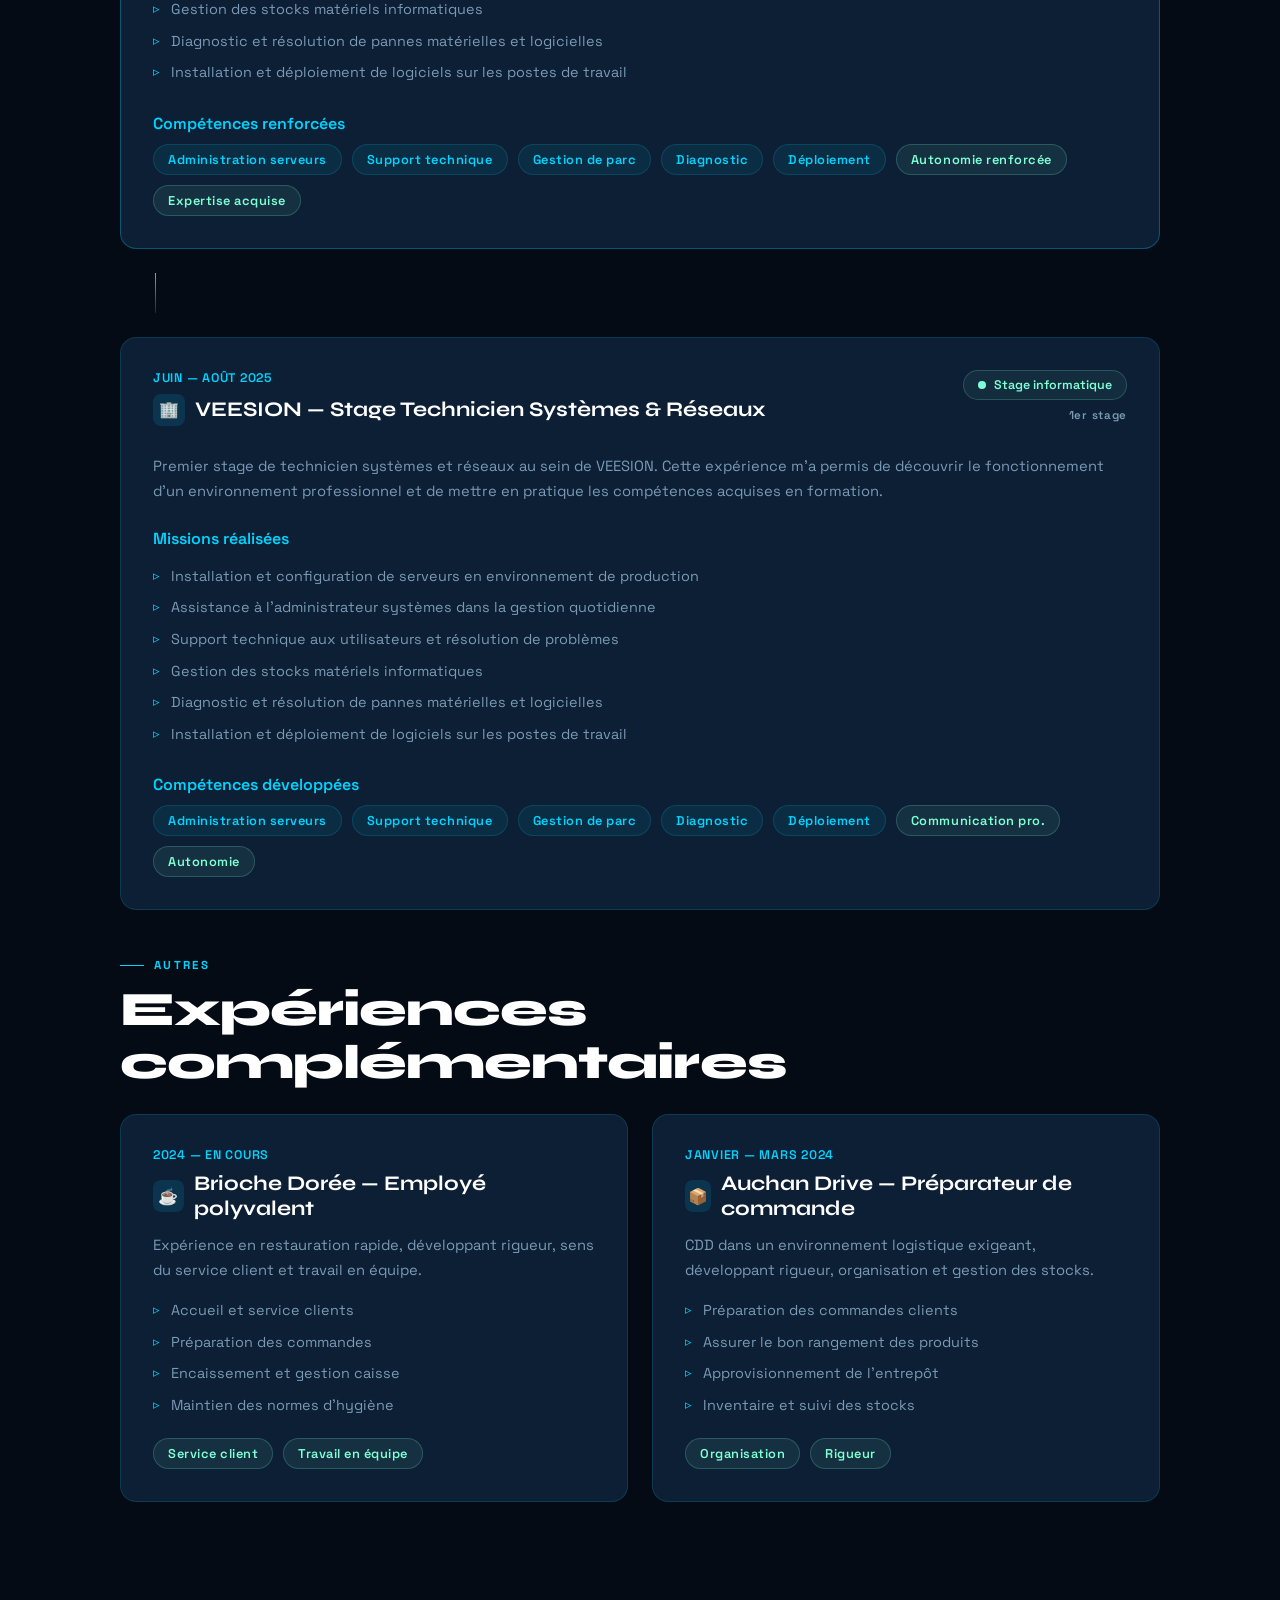
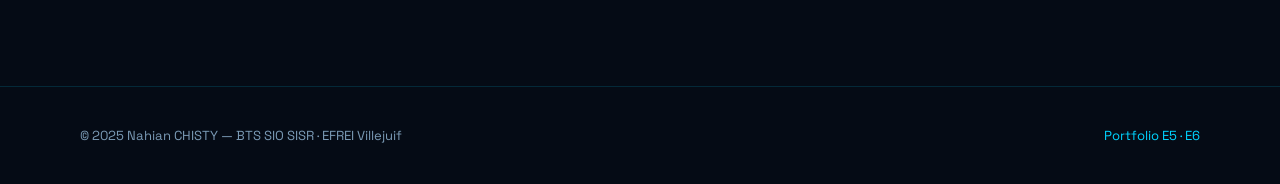
<file: stages.html>
<!DOCTYPE html>
<html lang="fr">
<head>
<meta charset="UTF-8">
<meta name="viewport" content="width=device-width, initial-scale=1.0">
<title>Stages — Nahian CHISTY</title>
<link rel="stylesheet" href="style.css">
</head>
<body>

<div class="cursor"></div>
<div class="cursor-ring"></div>

<nav>
  <a href="index.html" class="nav-logo">NC.</a>
  <ul class="nav-links">
    <li><a href="index.html">Accueil</a></li>
    <li><a href="profil.html">Profil</a></li>
    <li><a href="stages.html">Stages</a></li>
    <li><a href="veille.html">Veille</a></li>
    <li><a href="e5.html">E5</a></li>
    <li><a href="e6.html">E6</a></li>
    <li><a href="contact.html">Contact</a></li>
  </ul>
</nav>

<main class="page">
  <div class="page-header">
    <div class="section-tag">Expérience</div>
    <h1>Stages & Expériences</h1>
    <p>Mes expériences professionnelles dans le domaine informatique et en entreprise.</p>
  </div>

  <div class="section" style="padding-top:0;">

    <!-- Frise chronologique VEESION -->
    <div class="section-header" style="margin-bottom:24px;">
      <div class="section-tag">Informatique</div>
      <h2 class="section-title">Stages chez VEESION</h2>
    </div>

    <!-- Images VEESION -->
    <div class="card reveal" style="margin-bottom:32px;">
      <div class="card-accent"></div>
      <h2><span class="icon">🏢</span> Présentation de l'entreprise</h2>
      <p style="margin-bottom:20px;">VEESION est une startup française spécialisée dans la <strong style="color:var(--accent)">vidéosurveillance intelligente par IA</strong>. Leur système analyse en temps réel les caméras pour détecter les comportements suspects et prévenir les vols en magasin.</p>
      <div style="display:grid;grid-template-columns:1fr 1fr;gap:16px;">
        <div>
          <img src="demo_veesion.jpg" alt="Démonstration IA VEESION" style="width:100%;border-radius:10px;border:1px solid var(--border);">
          <p style="font-size:0.78rem;color:var(--muted);margin-top:8px;text-align:center;">Analyse comportementale en temps réel par IA</p>
        </div>
        <div>
          <img src="serveur_veesion.jpg" alt="Veesion Anti-theft System Server" style="width:100%;border-radius:10px;border:1px solid var(--border);">
          <p style="font-size:0.78rem;color:var(--muted);margin-top:8px;text-align:center;">Serveur Veesion Anti-theft System</p>
        </div>
      </div>
    </div>

    <!-- Stage 2 - Décembre 2025 -->
    <div class="card reveal" style="margin-bottom:24px;border-color:rgba(0,212,255,0.3);">
      <div class="card-accent"></div>
      <div style="display:flex;justify-content:space-between;align-items:flex-start;flex-wrap:wrap;gap:16px;">
        <div>
          <div class="card-date">Novembre — Décembre 2025</div>
          <h2><span class="icon">🏢</span> VEESION — Stage Technicien Systèmes & Réseaux</h2>
        </div>
        <div style="display:flex;flex-direction:column;gap:8px;align-items:flex-end;">
          <div style="display:flex;align-items:center;gap:8px;background:rgba(0,212,255,0.08);border:1px solid var(--border);border-radius:100px;padding:6px 14px;">
            <span style="width:8px;height:8px;border-radius:50%;background:var(--accent);display:inline-block;animation:blink 1.5s ease infinite;"></span>
            <span style="font-size:0.78rem;color:var(--accent);font-weight:600;">Stage informatique</span>
          </div>
          <span style="font-size:0.72rem;color:var(--muted);font-weight:600;letter-spacing:0.06em;">2ème stage</span>
        </div>
      </div>

      <p style="margin-top:16px;">
        Deuxième stage au sein de VEESION, spécialisée dans la vidéosurveillance intelligente.
        Ce retour en entreprise m'a permis de consolider mes acquis et d'approfondir mes compétences
        en administration systèmes et réseaux dans un environnement que je maîtrisais déjà.
      </p>

      <h3 style="margin-top:24px;">Missions réalisées</h3>
      <ul>
        <li>Installation et configuration de serveurs en environnement de production</li>
        <li>Assistance à l'administrateur systèmes dans la gestion quotidienne</li>
        <li>Support technique aux utilisateurs et résolution de problèmes</li>
        <li>Gestion des stocks matériels informatiques</li>
        <li>Diagnostic et résolution de pannes matérielles et logicielles</li>
        <li>Installation et déploiement de logiciels sur les postes de travail</li>
      </ul>

      <h3 style="margin-top:24px;">Compétences renforcées</h3>
      <div class="skill-tags" style="margin-top:10px;">
        <span class="tag">Administration serveurs</span>
        <span class="tag">Support technique</span>
        <span class="tag">Gestion de parc</span>
        <span class="tag">Diagnostic</span>
        <span class="tag">Déploiement</span>
        <span class="tag green">Autonomie renforcée</span>
        <span class="tag green">Expertise acquise</span>
      </div>
    </div>

    <!-- Séparateur timeline -->
    <div style="display:flex;align-items:center;gap:16px;margin:8px 0 24px;padding-left:24px;">
      <div style="width:1px;height:40px;background:linear-gradient(180deg,var(--accent),rgba(0,212,255,0.2));margin-left:11px;"></div>
    </div>

    <!-- Stage 1 - Juin-Août 2025 -->
    <div class="card reveal" style="margin-bottom:48px;">
      <div class="card-accent"></div>
      <div style="display:flex;justify-content:space-between;align-items:flex-start;flex-wrap:wrap;gap:16px;">
        <div>
          <div class="card-date">Juin — Août 2025</div>
          <h2><span class="icon">🏢</span> VEESION — Stage Technicien Systèmes & Réseaux</h2>
        </div>
        <div style="display:flex;flex-direction:column;gap:8px;align-items:flex-end;">
          <div style="display:flex;align-items:center;gap:8px;background:rgba(126,255,212,0.06);border:1px solid rgba(126,255,212,0.2);border-radius:100px;padding:6px 14px;">
            <span style="width:8px;height:8px;border-radius:50%;background:var(--accent3);display:inline-block;"></span>
            <span style="font-size:0.78rem;color:var(--accent3);font-weight:600;">Stage informatique</span>
          </div>
          <span style="font-size:0.72rem;color:var(--muted);font-weight:600;letter-spacing:0.06em;">1er stage</span>
        </div>
      </div>

      <p style="margin-top:16px;">
        Premier stage de technicien systèmes et réseaux au sein de VEESION.
        Cette expérience m'a permis de découvrir le fonctionnement d'un environnement professionnel
        et de mettre en pratique les compétences acquises en formation.
      </p>

      <h3 style="margin-top:24px;">Missions réalisées</h3>
      <ul>
        <li>Installation et configuration de serveurs en environnement de production</li>
        <li>Assistance à l'administrateur systèmes dans la gestion quotidienne</li>
        <li>Support technique aux utilisateurs et résolution de problèmes</li>
        <li>Gestion des stocks matériels informatiques</li>
        <li>Diagnostic et résolution de pannes matérielles et logicielles</li>
        <li>Installation et déploiement de logiciels sur les postes de travail</li>
      </ul>

      <h3 style="margin-top:24px;">Compétences développées</h3>
      <div class="skill-tags" style="margin-top:10px;">
        <span class="tag">Administration serveurs</span>
        <span class="tag">Support technique</span>
        <span class="tag">Gestion de parc</span>
        <span class="tag">Diagnostic</span>
        <span class="tag">Déploiement</span>
        <span class="tag green">Communication pro.</span>
        <span class="tag green">Autonomie</span>
      </div>
    </div>

    <!-- Autres expériences -->
    <div>
      <div class="section-header" style="margin-bottom:24px;">
        <div class="section-tag">Autres</div>
        <h2 class="section-title">Expériences complémentaires</h2>
      </div>

      <div class="card-grid">

        <div class="card reveal">
          <div class="card-accent"></div>
          <div class="card-date">2024 — En cours</div>
          <h2><span class="icon">☕</span> Brioche Dorée — Employé polyvalent</h2>
          <p>Expérience en restauration rapide, développant rigueur, sens du service client et travail en équipe.</p>
          <ul style="margin-top:12px;">
            <li>Accueil et service clients</li>
            <li>Préparation des commandes</li>
            <li>Encaissement et gestion caisse</li>
            <li>Maintien des normes d'hygiène</li>
          </ul>
          <div class="skill-tags" style="margin-top:16px;">
            <span class="tag green">Service client</span>
            <span class="tag green">Travail en équipe</span>
          </div>
        </div>

        <div class="card reveal">
          <div class="card-accent"></div>
          <div class="card-date">Janvier — Mars 2024</div>
          <h2><span class="icon">📦</span> Auchan Drive — Préparateur de commande</h2>
          <p>CDD dans un environnement logistique exigeant, développant rigueur, organisation et gestion des stocks.</p>
          <ul style="margin-top:12px;">
            <li>Préparation des commandes clients</li>
            <li>Assurer le bon rangement des produits</li>
            <li>Approvisionnement de l'entrepôt</li>
            <li>Inventaire et suivi des stocks</li>
          </ul>
          <div class="skill-tags" style="margin-top:16px;">
            <span class="tag green">Organisation</span>
            <span class="tag green">Rigueur</span>
          </div>
        </div>

      </div>
    </div>

  </div>
</main>

<footer>
  <span>© 2025 Nahian CHISTY — BTS SIO SISR · EFREI Villejuif</span>
  <span style="color:var(--accent)">Portfolio E5 · E6</span>
</footer>

<script src="script.js"></script>
</body>
</html>
</file>
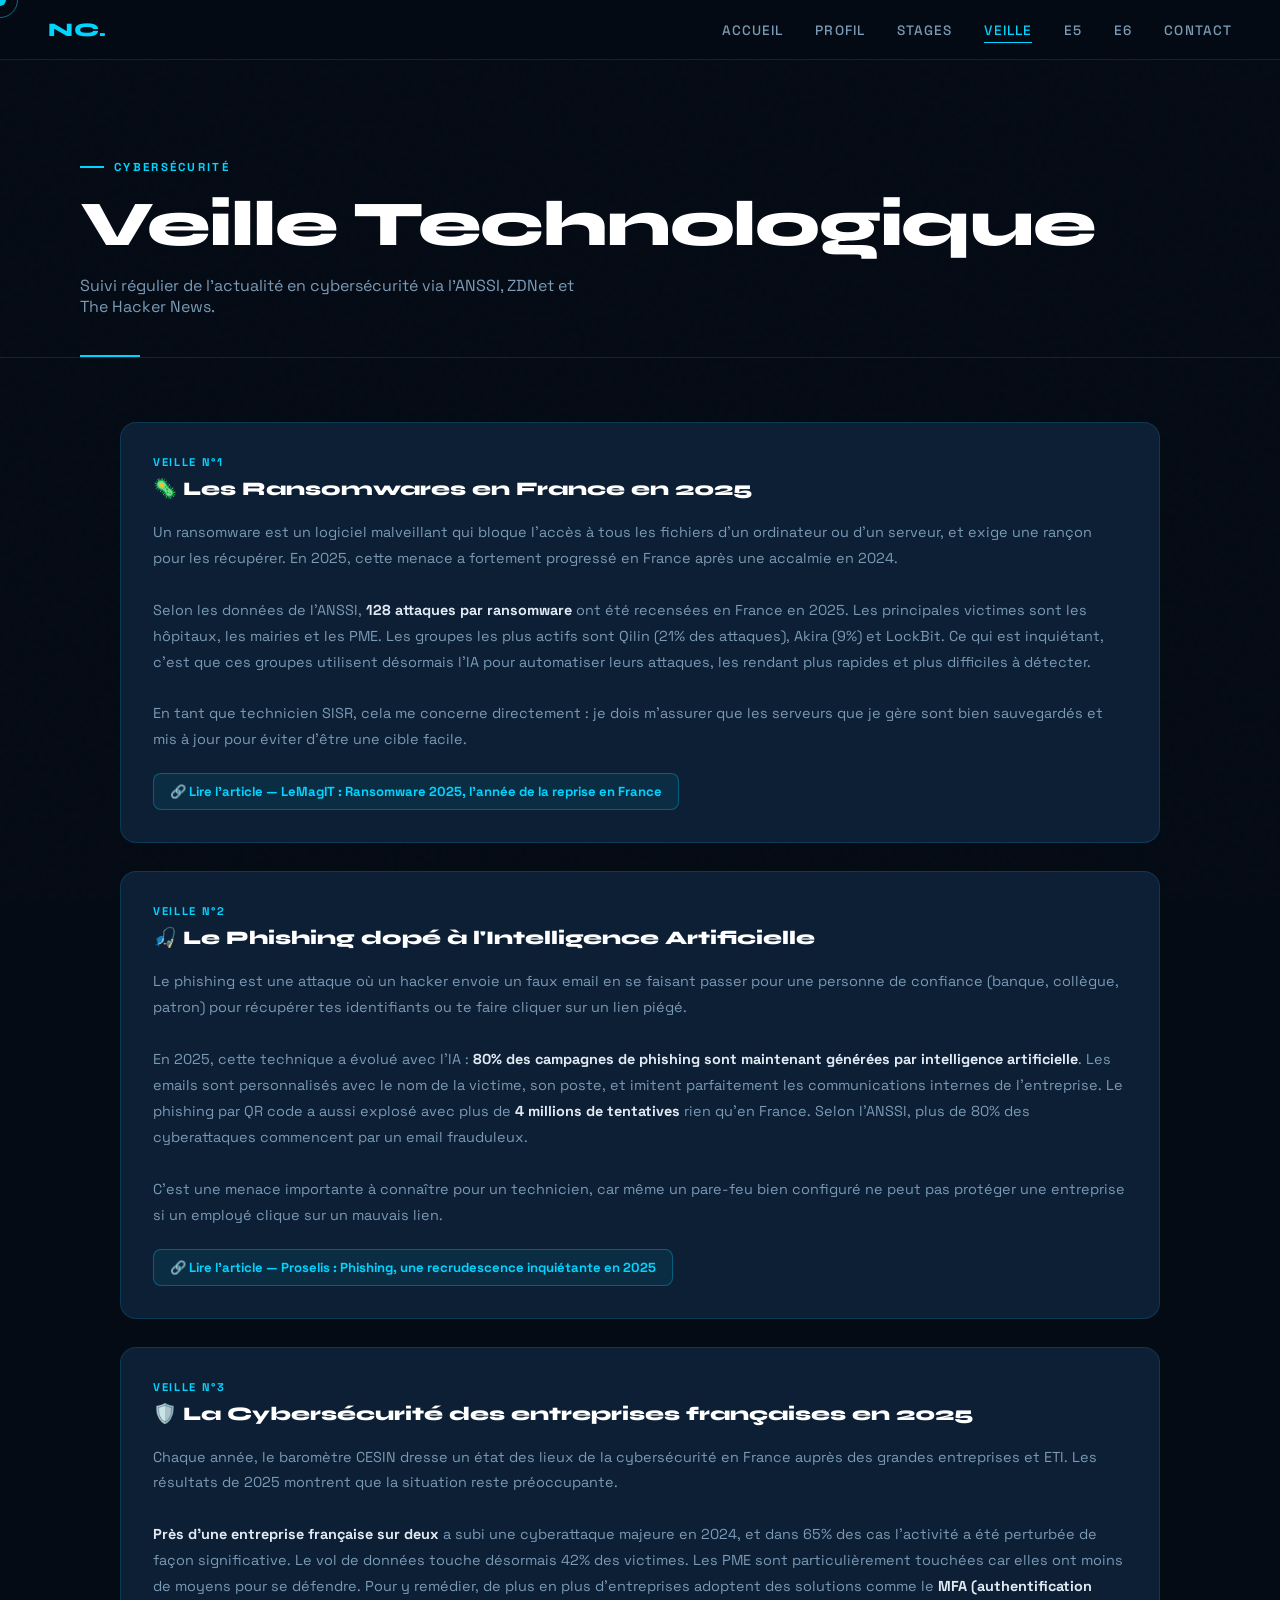
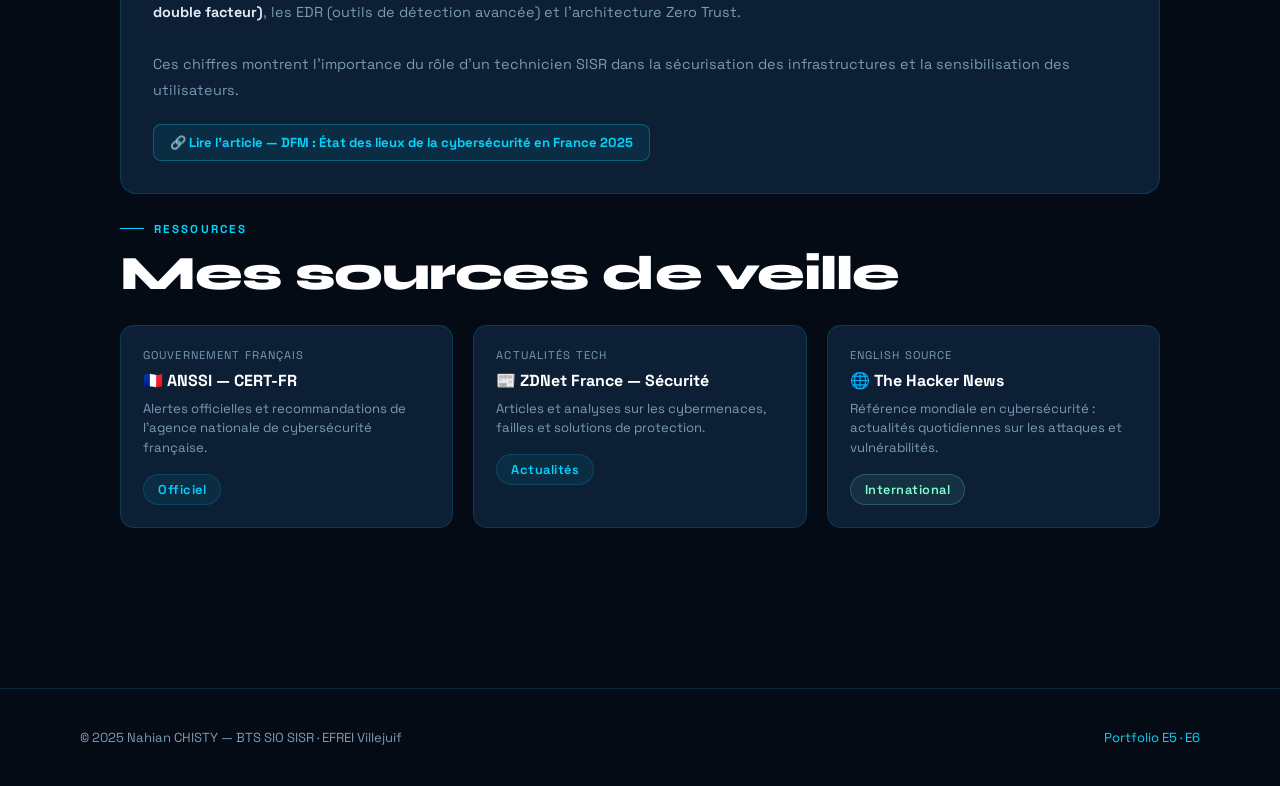
<file: veille.html>
<!DOCTYPE html>
<html lang="fr">
<head>
<meta charset="UTF-8">
<meta name="viewport" content="width=device-width, initial-scale=1.0">
<title>Veille Technologique — Nahian CHISTY</title>
<link rel="stylesheet" href="style.css">
<style>
  .reveal { opacity: 1 !important; transform: none !important; }
  .veille-card {
    background: var(--card);
    border: 1px solid var(--border);
    border-radius: 16px;
    padding: 32px;
    margin-bottom: 28px;
    position: relative;
    overflow: hidden;
    transition: border-color 0.3s, transform 0.3s;
  }
  .veille-card:hover { border-color: rgba(0,212,255,0.35); transform: translateY(-3px); }
  .veille-card .top-bar {
    position: absolute; top: 0; left: 0; right: 0; height: 2px;
    background: linear-gradient(90deg, var(--accent), var(--accent3));
    opacity: 0; transition: opacity 0.3s;
  }
  .veille-card:hover .top-bar { opacity: 1; }
  .veille-num {
    font-size: 0.7rem; font-weight: 700; letter-spacing: 0.15em;
    text-transform: uppercase; color: var(--accent); margin-bottom: 8px;
  }
  .veille-titre {
    font-family: 'Syne', sans-serif; font-size: 1.2rem; font-weight: 800;
    color: #fff; margin-bottom: 20px;
  }
  .veille-texte {
    font-size: 0.9rem; color: var(--muted); line-height: 1.8; margin-bottom: 20px;
  }
  .veille-texte strong { color: var(--text); }
  .veille-lien {
    display: inline-flex; align-items: center; gap: 8px;
    background: rgba(0,212,255,0.08); border: 1px solid rgba(0,212,255,0.3);
    border-radius: 8px; padding: 9px 16px; color: var(--accent);
    font-size: 0.82rem; font-weight: 700; text-decoration: none;
    transition: background 0.2s, border-color 0.2s;
  }
  .veille-lien:hover { background: rgba(0,212,255,0.15); border-color: var(--accent); }
</style>
</head>
<body>

<div class="cursor"></div>
<div class="cursor-ring"></div>

<nav>
  <a href="index.html" class="nav-logo">NC.</a>
  <ul class="nav-links">
    <li><a href="index.html">Accueil</a></li>
    <li><a href="profil.html">Profil</a></li>
    <li><a href="stages.html">Stages</a></li>
    <li><a href="veille.html">Veille</a></li>
    <li><a href="e5.html">E5</a></li>
    <li><a href="e6.html">E6</a></li>
    <li><a href="contact.html">Contact</a></li>
  </ul>
</nav>

<main class="page">
  <div class="page-header">
    <div class="section-tag">Cybersécurité</div>
    <h1>Veille Technologique</h1>
    <p>Suivi régulier de l'actualité en cybersécurité via l'ANSSI, ZDNet et The Hacker News.</p>
  </div>

  <div class="section" style="padding-top:0;">

    <!-- Veille 1 -->
    <div class="veille-card">
      <div class="top-bar"></div>
      <div class="veille-num">Veille N°1</div>
      <div class="veille-titre">🦠 Les Ransomwares en France en 2025</div>
      <div class="veille-texte">
        Un ransomware est un logiciel malveillant qui bloque l'accès à tous les fichiers d'un ordinateur ou d'un serveur, et exige une rançon pour les récupérer. En 2025, cette menace a fortement progressé en France après une accalmie en 2024.<br><br>
        Selon les données de l'ANSSI, <strong>128 attaques par ransomware</strong> ont été recensées en France en 2025. Les principales victimes sont les hôpitaux, les mairies et les PME. Les groupes les plus actifs sont Qilin (21% des attaques), Akira (9%) et LockBit. Ce qui est inquiétant, c'est que ces groupes utilisent désormais l'IA pour automatiser leurs attaques, les rendant plus rapides et plus difficiles à détecter.<br><br>
        En tant que technicien SISR, cela me concerne directement : je dois m'assurer que les serveurs que je gère sont bien sauvegardés et mis à jour pour éviter d'être une cible facile.
      </div>
      <a href="https://www.lemagit.fr/actualites/366636811/Ransomware-2025-lannee-de-la-reprise-en-France" target="_blank" rel="noopener noreferrer" class="veille-lien">
        🔗 Lire l'article — LeMagIT : Ransomware 2025, l'année de la reprise en France
      </a>
    </div>

    <!-- Veille 2 -->
    <div class="veille-card">
      <div class="top-bar"></div>
      <div class="veille-num">Veille N°2</div>
      <div class="veille-titre">🎣 Le Phishing dopé à l'Intelligence Artificielle</div>
      <div class="veille-texte">
        Le phishing est une attaque où un hacker envoie un faux email en se faisant passer pour une personne de confiance (banque, collègue, patron) pour récupérer tes identifiants ou te faire cliquer sur un lien piégé.<br><br>
        En 2025, cette technique a évolué avec l'IA : <strong>80% des campagnes de phishing sont maintenant générées par intelligence artificielle</strong>. Les emails sont personnalisés avec le nom de la victime, son poste, et imitent parfaitement les communications internes de l'entreprise. Le phishing par QR code a aussi explosé avec plus de <strong>4 millions de tentatives</strong> rien qu'en France. Selon l'ANSSI, plus de 80% des cyberattaques commencent par un email frauduleux.<br><br>
        C'est une menace importante à connaître pour un technicien, car même un pare-feu bien configuré ne peut pas protéger une entreprise si un employé clique sur un mauvais lien.
      </div>
      <a href="https://www.proselis.com/phishing-une-recrudescence-inquietante-a-la-rentree-2025/" target="_blank" rel="noopener noreferrer" class="veille-lien">
        🔗 Lire l'article — Proselis : Phishing, une recrudescence inquiétante en 2025
      </a>
    </div>

    <!-- Veille 3 -->
    <div class="veille-card">
      <div class="top-bar"></div>
      <div class="veille-num">Veille N°3</div>
      <div class="veille-titre">🛡️ La Cybersécurité des entreprises françaises en 2025</div>
      <div class="veille-texte">
        Chaque année, le baromètre CESIN dresse un état des lieux de la cybersécurité en France auprès des grandes entreprises et ETI. Les résultats de 2025 montrent que la situation reste préoccupante.<br><br>
        <strong>Près d'une entreprise française sur deux</strong> a subi une cyberattaque majeure en 2024, et dans 65% des cas l'activité a été perturbée de façon significative. Le vol de données touche désormais 42% des victimes. Les PME sont particulièrement touchées car elles ont moins de moyens pour se défendre. Pour y remédier, de plus en plus d'entreprises adoptent des solutions comme le <strong>MFA (authentification double facteur)</strong>, les EDR (outils de détection avancée) et l'architecture Zero Trust.<br><br>
        Ces chiffres montrent l'importance du rôle d'un technicien SISR dans la sécurisation des infrastructures et la sensibilisation des utilisateurs.
      </div>
      <a href="https://dfm.fr/articles/etat-lieux-cybersecurite-france-2025/" target="_blank" rel="noopener noreferrer" class="veille-lien">
        🔗 Lire l'article — DFM : État des lieux de la cybersécurité en France 2025
      </a>
    </div>

    <!-- Sources -->
    <div style="margin-top:16px;">
      <div class="section-header" style="margin-bottom:24px;">
        <div class="section-tag">Ressources</div>
        <h2 class="section-title">Mes sources de veille</h2>
      </div>
      <div class="veille-grid">
        <a href="https://www.cert.ssi.gouv.fr/" target="_blank" rel="noopener noreferrer" class="veille-source">
          <div class="veille-source-label">Gouvernement français</div>
          <div class="veille-source-name">🇫🇷 ANSSI — CERT-FR</div>
          <div class="veille-source-desc">Alertes officielles et recommandations de l'agence nationale de cybersécurité française.</div>
          <span class="tag" style="align-self:flex-start;margin-top:8px;">Officiel</span>
        </a>
        <a href="https://www.zdnet.fr/actualites/securite/" target="_blank" rel="noopener noreferrer" class="veille-source">
          <div class="veille-source-label">Actualités tech</div>
          <div class="veille-source-name">📰 ZDNet France — Sécurité</div>
          <div class="veille-source-desc">Articles et analyses sur les cybermenaces, failles et solutions de protection.</div>
          <span class="tag" style="align-self:flex-start;margin-top:8px;">Actualités</span>
        </a>
        <a href="https://thehackernews.com/" target="_blank" rel="noopener noreferrer" class="veille-source">
          <div class="veille-source-label">English source</div>
          <div class="veille-source-name">🌐 The Hacker News</div>
          <div class="veille-source-desc">Référence mondiale en cybersécurité : actualités quotidiennes sur les attaques et vulnérabilités.</div>
          <span class="tag green" style="align-self:flex-start;margin-top:8px;">International</span>
        </a>
      </div>
    </div>

  </div>
</main>

<footer>
  <span>© 2025 Nahian CHISTY — BTS SIO SISR · EFREI Villejuif</span>
  <span style="color:var(--accent)">Portfolio E5 · E6</span>
</footer>

<script src="script.js"></script>
</body>
</html>
</file>
<file: style.css>
@import url('https://fonts.googleapis.com/css2?family=Space+Grotesk:wght@300;400;500;600;700&family=Syne:wght@400;600;700;800&display=swap');

:root {
  --bg: #050b15;
  --bg2: #0a1628;
  --card: #0d1f35;
  --card2: #0f2541;
  --accent: #00d4ff;
  --accent2: #0099cc;
  --accent3: #7effd4;
  --text: #e2eaf4;
  --muted: #7a9ab5;
  --border: rgba(0,212,255,0.15);
  --glow: rgba(0,212,255,0.08);
}

*, *::before, *::after { box-sizing: border-box; margin: 0; padding: 0; }

html { scroll-behavior: smooth; }

body {
  font-family: 'Space Grotesk', sans-serif;
  background: var(--bg);
  color: var(--text);
  overflow-x: hidden;
  cursor: none;
}

/* Custom Cursor */
.cursor {
  position: fixed;
  width: 12px; height: 12px;
  background: var(--accent);
  border-radius: 50%;
  pointer-events: none;
  z-index: 9999;
  transform: translate(-50%,-50%);
  transition: transform 0.1s, width 0.2s, height 0.2s, opacity 0.2s;
  mix-blend-mode: difference;
}
.cursor-ring {
  position: fixed;
  width: 36px; height: 36px;
  border: 1.5px solid var(--accent);
  border-radius: 50%;
  pointer-events: none;
  z-index: 9998;
  transform: translate(-50%,-50%);
  transition: transform 0.15s ease, width 0.3s, height 0.3s;
  opacity: 0.5;
}
.cursor-ring.expand { width: 60px; height: 60px; opacity: 0.2; }

/* Noise overlay */
body::before {
  content: '';
  position: fixed;
  inset: 0;
  background-image: url("data:image/svg+xml,%3Csvg viewBox='0 0 200 200' xmlns='http://www.w3.org/2000/svg'%3E%3Cfilter id='n'%3E%3CfeTurbulence type='fractalNoise' baseFrequency='0.75' numOctaves='4' stitchTiles='stitch'/%3E%3C/filter%3E%3Crect width='100%25' height='100%25' filter='url(%23n)' opacity='0.03'/%3E%3C/svg%3E");
  pointer-events: none;
  z-index: 0;
  opacity: 0.4;
}

/* ─── NAV ─── */
nav {
  position: fixed;
  top: 0; left: 0; right: 0;
  z-index: 100;
  display: flex;
  align-items: center;
  justify-content: space-between;
  padding: 18px 48px;
  background: rgba(5,11,21,0.85);
  backdrop-filter: blur(20px);
  border-bottom: 1px solid var(--border);
}

.nav-logo {
  font-family: 'Syne', sans-serif;
  font-weight: 800;
  font-size: 1.2rem;
  color: var(--accent);
  letter-spacing: 0.05em;
  text-decoration: none;
}

.nav-links {
  display: flex;
  gap: 32px;
  list-style: none;
}

.nav-links a {
  color: var(--muted);
  text-decoration: none;
  font-size: 0.85rem;
  font-weight: 500;
  letter-spacing: 0.08em;
  text-transform: uppercase;
  position: relative;
  transition: color 0.3s;
}

.nav-links a::after {
  content: '';
  position: absolute;
  bottom: -4px; left: 0;
  width: 0; height: 1.5px;
  background: var(--accent);
  transition: width 0.3s ease;
}

.nav-links a:hover { color: var(--accent); }
.nav-links a:hover::after { width: 100%; }
.nav-links a.active { color: var(--accent); }
.nav-links a.active::after { width: 100%; }

/* ─── PAGE WRAPPER ─── */
.page {
  min-height: 100vh;
  padding-top: 80px;
}

/* ─── HERO (index) ─── */
.hero {
  position: relative;
  min-height: calc(100vh - 80px);
  display: flex;
  align-items: center;
  padding: 80px 80px;
  overflow: hidden;
}

.hero-grid-bg {
  position: absolute;
  inset: 0;
  background-image:
    linear-gradient(rgba(0,212,255,0.04) 1px, transparent 1px),
    linear-gradient(90deg, rgba(0,212,255,0.04) 1px, transparent 1px);
  background-size: 60px 60px;
  z-index: 0;
}

.hero-glow {
  position: absolute;
  width: 600px; height: 600px;
  border-radius: 50%;
  background: radial-gradient(circle, rgba(0,212,255,0.12) 0%, transparent 70%);
  top: -150px; right: -100px;
  pointer-events: none;
  animation: pulse-glow 4s ease-in-out infinite alternate;
}
.hero-glow2 {
  position: absolute;
  width: 400px; height: 400px;
  border-radius: 50%;
  background: radial-gradient(circle, rgba(126,255,212,0.06) 0%, transparent 70%);
  bottom: -100px; left: 100px;
  pointer-events: none;
  animation: pulse-glow 6s ease-in-out infinite alternate-reverse;
}

@keyframes pulse-glow {
  from { transform: scale(1); opacity: 1; }
  to { transform: scale(1.2); opacity: 0.6; }
}

.hero-content {
  position: relative;
  z-index: 1;
  max-width: 750px;
}

.hero-badge {
  display: inline-flex;
  align-items: center;
  gap: 8px;
  background: rgba(0,212,255,0.08);
  border: 1px solid var(--border);
  border-radius: 100px;
  padding: 6px 16px;
  font-size: 0.75rem;
  font-weight: 600;
  letter-spacing: 0.1em;
  text-transform: uppercase;
  color: var(--accent);
  margin-bottom: 32px;
  animation: fade-up 0.8s ease both;
}

.hero-badge .dot {
  width: 6px; height: 6px;
  border-radius: 50%;
  background: var(--accent3);
  animation: blink 1.5s ease infinite;
}

@keyframes blink {
  0%, 100% { opacity: 1; }
  50% { opacity: 0.2; }
}

.hero-title {
  font-family: 'Syne', sans-serif;
  font-size: clamp(3rem, 7vw, 6rem);
  font-weight: 800;
  line-height: 1;
  letter-spacing: -0.02em;
  color: #fff;
  animation: fade-up 0.8s 0.1s ease both;
}

.hero-title span {
  display: block;
  background: linear-gradient(135deg, var(--accent), var(--accent3));
  -webkit-background-clip: text;
  -webkit-text-fill-color: transparent;
  background-clip: text;
}

.hero-subtitle {
  font-size: 1.1rem;
  color: var(--muted);
  margin-top: 24px;
  max-width: 520px;
  line-height: 1.7;
  animation: fade-up 0.8s 0.2s ease both;
}

.hero-cta {
  display: flex;
  gap: 16px;
  margin-top: 40px;
  animation: fade-up 0.8s 0.3s ease both;
}

.btn-primary {
  display: inline-flex;
  align-items: center;
  gap: 10px;
  background: var(--accent);
  color: var(--bg);
  padding: 14px 28px;
  border-radius: 8px;
  font-weight: 700;
  font-size: 0.9rem;
  text-decoration: none;
  letter-spacing: 0.04em;
  transition: transform 0.2s, box-shadow 0.2s, background 0.2s;
  box-shadow: 0 0 0 rgba(0,212,255,0);
}
.btn-primary:hover {
  transform: translateY(-2px);
  box-shadow: 0 8px 30px rgba(0,212,255,0.35);
  background: #22e0ff;
}

.btn-secondary {
  display: inline-flex;
  align-items: center;
  gap: 10px;
  background: transparent;
  color: var(--text);
  padding: 14px 28px;
  border-radius: 8px;
  border: 1px solid var(--border);
  font-weight: 600;
  font-size: 0.9rem;
  text-decoration: none;
  transition: border-color 0.2s, color 0.2s, transform 0.2s;
}
.btn-secondary:hover {
  border-color: var(--accent);
  color: var(--accent);
  transform: translateY(-2px);
}

.hero-stats {
  display: flex;
  gap: 48px;
  margin-top: 64px;
  padding-top: 40px;
  border-top: 1px solid var(--border);
  animation: fade-up 0.8s 0.4s ease both;
}

.stat-item { display: flex; flex-direction: column; }
.stat-number {
  font-family: 'Syne', sans-serif;
  font-size: 2.2rem;
  font-weight: 800;
  color: #fff;
  line-height: 1;
}
.stat-label {
  font-size: 0.78rem;
  color: var(--muted);
  margin-top: 4px;
  text-transform: uppercase;
  letter-spacing: 0.08em;
}

/* ─── SECTION STYLES ─── */
.section {
  padding: 100px 80px;
  max-width: 1200px;
  margin: 0 auto;
}

.section-header {
  margin-bottom: 64px;
}

.section-tag {
  font-size: 0.72rem;
  font-weight: 700;
  letter-spacing: 0.2em;
  text-transform: uppercase;
  color: var(--accent);
  display: flex;
  align-items: center;
  gap: 10px;
  margin-bottom: 12px;
}
.section-tag::before {
  content: '';
  display: inline-block;
  width: 24px; height: 1.5px;
  background: var(--accent);
}

.section-title {
  font-family: 'Syne', sans-serif;
  font-size: clamp(2rem, 4vw, 3rem);
  font-weight: 800;
  color: #fff;
  letter-spacing: -0.02em;
  line-height: 1.1;
}

/* ─── CARDS ─── */
.card {
  background: var(--card);
  border: 1px solid var(--border);
  border-radius: 16px;
  padding: 32px;
  margin-bottom: 24px;
  position: relative;
  overflow: hidden;
  transition: border-color 0.3s, transform 0.3s, box-shadow 0.3s;
}

.card::before {
  content: '';
  position: absolute;
  inset: 0;
  background: var(--glow);
  opacity: 0;
  transition: opacity 0.3s;
}

.card:hover {
  border-color: rgba(0,212,255,0.35);
  transform: translateY(-3px);
  box-shadow: 0 20px 60px rgba(0,0,0,0.4);
}
.card:hover::before { opacity: 1; }

.card-accent {
  position: absolute;
  top: 0; left: 0; right: 0;
  height: 2px;
  background: linear-gradient(90deg, var(--accent), var(--accent3));
  opacity: 0;
  transition: opacity 0.3s;
}
.card:hover .card-accent { opacity: 1; }

.card h2 {
  font-family: 'Syne', sans-serif;
  font-size: 1.3rem;
  font-weight: 700;
  color: #fff;
  margin-bottom: 12px;
  display: flex;
  align-items: center;
  gap: 10px;
}

.card h2 .icon {
  width: 32px; height: 32px;
  border-radius: 8px;
  background: rgba(0,212,255,0.12);
  display: flex;
  align-items: center;
  justify-content: center;
  font-size: 1rem;
}

.card h3 {
  font-size: 1rem;
  font-weight: 600;
  color: var(--accent);
  margin-bottom: 6px;
  margin-top: 20px;
}
.card h3:first-child { margin-top: 0; }

.card p {
  color: var(--muted);
  line-height: 1.7;
  font-size: 0.92rem;
}

.card ul {
  list-style: none;
  margin-top: 12px;
}
.card ul li {
  color: var(--muted);
  font-size: 0.9rem;
  padding: 5px 0;
  padding-left: 18px;
  position: relative;
  line-height: 1.5;
}
.card ul li::before {
  content: '▹';
  position: absolute;
  left: 0;
  color: var(--accent);
  font-size: 0.8rem;
}

.card-date {
  font-size: 0.78rem;
  color: var(--accent);
  font-weight: 600;
  letter-spacing: 0.06em;
  margin-bottom: 8px;
  text-transform: uppercase;
}

.card-grid {
  display: grid;
  grid-template-columns: 1fr 1fr;
  gap: 24px;
}

/* ─── SKILLS BARS ─── */
.skill-item {
  margin-bottom: 20px;
}
.skill-header {
  display: flex;
  justify-content: space-between;
  align-items: center;
  margin-bottom: 8px;
}
.skill-name {
  font-size: 0.88rem;
  font-weight: 600;
  color: var(--text);
}
.skill-percent {
  font-size: 0.78rem;
  font-weight: 700;
  color: var(--accent);
}
.progress {
  background: rgba(255,255,255,0.05);
  border-radius: 100px;
  height: 6px;
  overflow: visible;
  position: relative;
}
.progress-bar {
  height: 6px;
  border-radius: 100px;
  background: linear-gradient(90deg, var(--accent2), var(--accent), var(--accent3));
  position: relative;
  width: 0;
  transition: width 1.5s cubic-bezier(0.4,0,0.2,1);
  box-shadow: 0 0 8px rgba(0,212,255,0.5);
}
.progress-bar::after {
  content: '';
  position: absolute;
  right: 0; top: 50%;
  transform: translateY(-50%);
  width: 10px; height: 10px;
  border-radius: 50%;
  background: #fff;
  box-shadow: 0 0 8px var(--accent);
}

/* ─── SKILL TAGS ─── */
.skill-tags {
  display: flex;
  flex-wrap: wrap;
  gap: 10px;
  margin-top: 16px;
}
.tag {
  background: rgba(0,212,255,0.08);
  border: 1px solid var(--border);
  color: var(--accent);
  padding: 6px 14px;
  border-radius: 100px;
  font-size: 0.8rem;
  font-weight: 600;
  letter-spacing: 0.04em;
  transition: background 0.2s, border-color 0.2s;
}
.tag:hover {
  background: rgba(0,212,255,0.18);
  border-color: var(--accent);
}

.tag.green {
  background: rgba(126,255,212,0.08);
  border-color: rgba(126,255,212,0.2);
  color: var(--accent3);
}

/* ─── TABLE ─── */
.table-wrapper {
  overflow-x: auto;
  border-radius: 12px;
  border: 1px solid var(--border);
}
table {
  width: 100%;
  border-collapse: collapse;
  font-size: 0.88rem;
}
th {
  background: rgba(0,212,255,0.06);
  color: var(--accent);
  font-weight: 700;
  font-size: 0.75rem;
  letter-spacing: 0.1em;
  text-transform: uppercase;
  padding: 14px 18px;
  text-align: left;
  border-bottom: 1px solid var(--border);
}
td {
  padding: 14px 18px;
  border-bottom: 1px solid rgba(255,255,255,0.04);
  color: var(--muted);
  line-height: 1.5;
}
tr:last-child td { border-bottom: none; }
tr:hover td { background: var(--glow); color: var(--text); }

/* ─── TIMELINE ─── */
.timeline { position: relative; padding-left: 28px; }
.timeline::before {
  content: '';
  position: absolute;
  left: 0; top: 8px; bottom: 0;
  width: 1.5px;
  background: linear-gradient(180deg, var(--accent), transparent);
}
.timeline-item {
  position: relative;
  margin-bottom: 36px;
}
.timeline-item::before {
  content: '';
  position: absolute;
  left: -33px; top: 5px;
  width: 10px; height: 10px;
  border-radius: 50%;
  background: var(--accent);
  box-shadow: 0 0 10px rgba(0,212,255,0.5);
  border: 2px solid var(--bg);
}

/* ─── CONTACT ─── */
.contact-grid {
  display: grid;
  grid-template-columns: 1fr 1fr;
  gap: 24px;
  margin-top: 0;
}
.contact-item {
  background: var(--card);
  border: 1px solid var(--border);
  border-radius: 14px;
  padding: 24px 28px;
  display: flex;
  align-items: center;
  gap: 18px;
  text-decoration: none;
  transition: border-color 0.3s, transform 0.3s;
}
.contact-item:hover {
  border-color: var(--accent);
  transform: translateY(-3px);
}
.contact-icon {
  width: 44px; height: 44px;
  border-radius: 10px;
  background: rgba(0,212,255,0.1);
  display: flex;
  align-items: center;
  justify-content: center;
  font-size: 1.2rem;
  flex-shrink: 0;
}
.contact-info { display: flex; flex-direction: column; }
.contact-label { font-size: 0.72rem; color: var(--muted); text-transform: uppercase; letter-spacing: 0.1em; font-weight: 600; }
.contact-value { font-size: 0.92rem; color: var(--text); font-weight: 600; margin-top: 2px; }

/* ─── VEILLE CARD ─── */
.veille-grid { display: grid; grid-template-columns: 1fr 1fr 1fr; gap: 20px; }
.veille-source {
  background: var(--card);
  border: 1px solid var(--border);
  border-radius: 14px;
  padding: 22px;
  text-decoration: none;
  transition: border-color 0.3s, transform 0.3s;
  display: flex;
  flex-direction: column;
  gap: 8px;
}
.veille-source:hover { border-color: var(--accent); transform: translateY(-3px); }
.veille-source-label { font-size: 0.7rem; color: var(--muted); text-transform: uppercase; letter-spacing: 0.1em; }
.veille-source-name { font-size: 1rem; font-weight: 700; color: #fff; }
.veille-source-desc { font-size: 0.82rem; color: var(--muted); line-height: 1.5; }

/* ─── PROFIL LAYOUT ─── */
.profil-layout {
  display: grid;
  grid-template-columns: 280px 1fr;
  gap: 32px;
  align-items: start;
}

.avatar-card {
  background: var(--card);
  border: 1px solid var(--border);
  border-radius: 20px;
  padding: 36px 28px;
  text-align: center;
  position: sticky;
  top: 100px;
}

.avatar {
  width: 100px; height: 100px;
  border-radius: 50%;
  background: linear-gradient(135deg, var(--accent), var(--accent3));
  display: flex;
  align-items: center;
  justify-content: center;
  font-family: 'Syne', sans-serif;
  font-size: 2rem;
  font-weight: 800;
  color: var(--bg);
  margin: 0 auto 20px;
  box-shadow: 0 0 30px rgba(0,212,255,0.3);
}

.avatar-name {
  font-family: 'Syne', sans-serif;
  font-size: 1.2rem;
  font-weight: 800;
  color: #fff;
}
.avatar-role {
  font-size: 0.82rem;
  color: var(--accent);
  margin-top: 4px;
  font-weight: 600;
}

.avatar-divider {
  width: 40px; height: 2px;
  background: var(--accent);
  margin: 20px auto;
  border-radius: 100px;
}

.avatar-detail {
  font-size: 0.82rem;
  color: var(--muted);
  margin-bottom: 6px;
}

.quality-list { display: flex; flex-direction: column; gap: 8px; margin-top: 16px; }
.quality-item {
  background: rgba(0,212,255,0.06);
  border: 1px solid var(--border);
  border-radius: 8px;
  padding: 8px 14px;
  font-size: 0.82rem;
  font-weight: 600;
  color: var(--text);
  display: flex;
  align-items: center;
  gap: 8px;
}
.quality-item::before { content: '✦'; color: var(--accent); font-size: 0.6rem; }

/* ─── PAGE HEADER ─── */
.page-header {
  padding: 80px 80px 40px;
  border-bottom: 1px solid var(--border);
  margin-bottom: 64px;
  position: relative;
  overflow: hidden;
}
.page-header::after {
  content: '';
  position: absolute;
  bottom: 0; left: 80px;
  width: 60px; height: 2px;
  background: var(--accent);
}
.page-header h1 {
  font-family: 'Syne', sans-serif;
  font-size: clamp(2.2rem, 5vw, 4rem);
  font-weight: 800;
  color: #fff;
  letter-spacing: -0.02em;
}
.page-header p {
  color: var(--muted);
  font-size: 1rem;
  margin-top: 12px;
  max-width: 500px;
}

/* ─── FOOTER ─── */
footer {
  border-top: 1px solid var(--border);
  padding: 40px 80px;
  display: flex;
  justify-content: space-between;
  align-items: center;
  color: var(--muted);
  font-size: 0.82rem;
  margin-top: 60px;
}

/* ─── ANIMATIONS ─── */
@keyframes fade-up {
  from { opacity: 0; transform: translateY(30px); }
  to { opacity: 1; transform: translateY(0); }
}

.reveal {
  opacity: 0;
  transform: translateY(30px);
  transition: opacity 0.7s ease, transform 0.7s ease;
}
.reveal.visible {
  opacity: 1;
  transform: translateY(0);
}

/* ─── RESPONSIVE ─── */
@media (max-width: 900px) {
  nav { padding: 16px 24px; }
  .nav-links { gap: 18px; }
  .hero { padding: 60px 24px; }
  .section { padding: 60px 24px; }
  .page-header { padding: 60px 24px 40px; }
  .card-grid { grid-template-columns: 1fr; }
  .profil-layout { grid-template-columns: 1fr; }
  .avatar-card { position: static; }
  .contact-grid { grid-template-columns: 1fr; }
  .veille-grid { grid-template-columns: 1fr; }
  .hero-stats { gap: 28px; }
  footer { flex-direction: column; gap: 12px; text-align: center; padding: 30px 24px; }
  .nav-links { display: none; }
}
</file>
